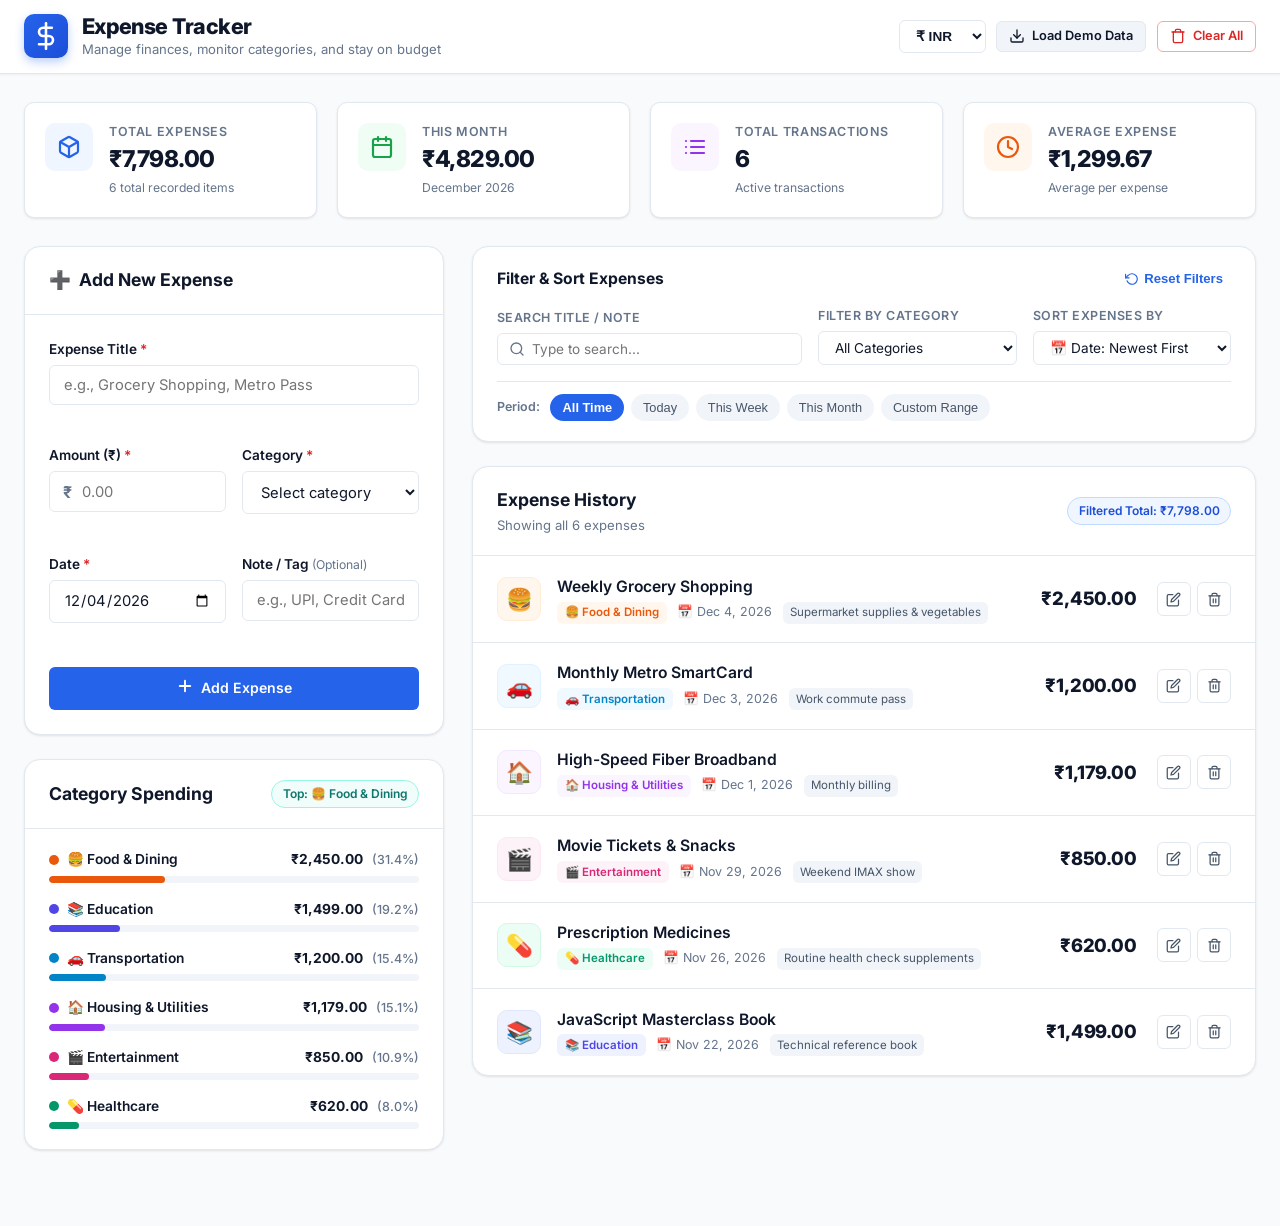
<file: index.html>
<!DOCTYPE html>
<html lang="en">
<head>
  <meta charset="UTF-8">
  <meta name="viewport" content="width=device-width, initial-scale=1.0">
  <meta name="description" content="Interactive Expense Tracker - A comprehensive, responsive web application for managing personal finances, tracking expenses, filtering records, and visualizing category spending summaries.">
  <title>Interactive Expense Tracker | Personal Finance Dashboard</title>
  
  <!-- Google Fonts: Inter -->
  <link rel="preconnect" href="https://fonts.googleapis.com">
  <link rel="preconnect" href="https://fonts.gstatic.com" crossorigin>
  <link href="https://fonts.googleapis.com/css2?family=Inter:wght@400;500;600;700;800&display=swap" rel="stylesheet">
  
  <!-- Main Stylesheet -->
  <link rel="stylesheet" href="styles.css">
</head>
<body>
  <!-- Skip link for keyboard accessibility -->
  <a href="#main-content" class="skip-link">Skip to main content</a>

  <!-- App Header -->
  <header class="app-header" role="banner">
    <div class="header-container">
      <div class="brand-group">
        <div class="brand-icon" aria-hidden="true">
          <svg width="28" height="28" viewBox="0 0 24 24" fill="none" stroke="currentColor" stroke-width="2.2" stroke-linecap="round" stroke-linejoin="round">
            <line x1="12" y1="1" x2="12" y2="23"></line>
            <path d="M17 5H9.5a3.5 3.5 0 0 0 0 7h5a3.5 3.5 0 0 1 0 7H6"></path>
          </svg>
        </div>
        <div>
          <h1 class="brand-title">Expense Tracker</h1>
          <p class="brand-tagline">Manage finances, monitor categories, and stay on budget</p>
        </div>
      </div>

      <div class="header-actions">
        <div class="currency-selector-wrap" title="Change display currency">
          <label for="currency-select" class="sr-only">Currency</label>
          <select id="currency-select" class="currency-select" aria-label="Select currency">
            <option value="INR" selected>₹ INR</option>
            <option value="USD">$ USD</option>
            <option value="EUR">€ EUR</option>
            <option value="GBP">£ GBP</option>
          </select>
        </div>
        <button id="btn-load-sample" class="btn btn-secondary btn-sm" type="button" title="Load sample dataset for demonstration">
          <svg width="16" height="16" viewBox="0 0 24 24" fill="none" stroke="currentColor" stroke-width="2" stroke-linecap="round" stroke-linejoin="round"><path d="M21 15v4a2 2 0 0 1-2 2H5a2 2 0 0 1-2-2v-4"></path><polyline points="7 10 12 15 17 10"></polyline><line x1="12" y1="15" x2="12" y2="3"></line></svg>
          Load Demo Data
        </button>
        <button id="btn-clear-all" class="btn btn-outline-danger btn-sm" type="button" title="Remove all recorded expenses">
          <svg width="16" height="16" viewBox="0 0 24 24" fill="none" stroke="currentColor" stroke-width="2" stroke-linecap="round" stroke-linejoin="round"><polyline points="3 6 5 6 21 6"></polyline><path d="M19 6v14a2 2 0 0 1-2 2H7a2 2 0 0 1-2-2V6m3 0V4a2 2 0 0 1 2-2h4a2 2 0 0 1 2 2v2"></path></svg>
          Clear All
        </button>
      </div>
    </div>
  </header>

  <!-- Main Content Layout -->
  <main id="main-content" class="main-layout" role="main">
    
    <!-- Top Summary Dashboard Cards -->
    <section class="dashboard-metrics" aria-label="Financial Summary Cards">
      <div class="metric-card card-total">
        <div class="metric-icon total-icon" aria-hidden="true">
          <svg width="24" height="24" viewBox="0 0 24 24" fill="none" stroke="currentColor" stroke-width="2.2" stroke-linecap="round" stroke-linejoin="round"><path d="M21 16V8a2 2 0 0 0-1-1.73l-7-4a2 2 0 0 0-2 0l-7 4A2 2 0 0 0 3 8v8a2 2 0 0 0 1 1.73l7 4a2 2 0 0 0 2 0l7-4A2 2 0 0 0 21 16z"></path><polyline points="3.27 6.96 12 12.01 20.73 6.96"></polyline><line x1="12" y1="22.08" x2="12" y2="12"></line></svg>
        </div>
        <div class="metric-content">
          <span class="metric-label">Total Expenses</span>
          <span id="metric-total-amount" class="metric-value">₹0.00</span>
          <span id="metric-total-sub" class="metric-subtext">Across all records</span>
        </div>
      </div>

      <div class="metric-card card-month">
        <div class="metric-icon month-icon" aria-hidden="true">
          <svg width="24" height="24" viewBox="0 0 24 24" fill="none" stroke="currentColor" stroke-width="2.2" stroke-linecap="round" stroke-linejoin="round"><rect x="3" y="4" width="18" height="18" rx="2" ry="2"></rect><line x1="16" y1="2" x2="16" y2="6"></line><line x1="8" y1="2" x2="8" y2="6"></line><line x1="3" y1="10" x2="21" y2="10"></line></svg>
        </div>
        <div class="metric-content">
          <span class="metric-label">This Month</span>
          <span id="metric-month-amount" class="metric-value">₹0.00</span>
          <span id="metric-month-sub" class="metric-subtext">Current month spending</span>
        </div>
      </div>

      <div class="metric-card card-count">
        <div class="metric-icon count-icon" aria-hidden="true">
          <svg width="24" height="24" viewBox="0 0 24 24" fill="none" stroke="currentColor" stroke-width="2.2" stroke-linecap="round" stroke-linejoin="round"><line x1="8" y1="6" x2="21" y2="6"></line><line x1="8" y1="12" x2="21" y2="12"></line><line x1="8" y1="18" x2="21" y2="18"></line><line x1="3" y1="6" x2="3.01" y2="6"></line><line x1="3" y1="12" x2="3.01" y2="12"></line><line x1="3" y1="18" x2="3.01" y2="18"></line></svg>
        </div>
        <div class="metric-content">
          <span class="metric-label">Total Transactions</span>
          <span id="metric-total-count" class="metric-value">0</span>
          <span id="metric-count-sub" class="metric-subtext">0 active entries</span>
        </div>
      </div>

      <div class="metric-card card-avg">
        <div class="metric-icon avg-icon" aria-hidden="true">
          <svg width="24" height="24" viewBox="0 0 24 24" fill="none" stroke="currentColor" stroke-width="2.2" stroke-linecap="round" stroke-linejoin="round"><circle cx="12" cy="12" r="10"></circle><polyline points="12 6 12 12 16 14"></polyline></svg>
        </div>
        <div class="metric-content">
          <span class="metric-label">Average Expense</span>
          <span id="metric-avg-amount" class="metric-value">₹0.00</span>
          <span id="metric-avg-sub" class="metric-subtext">Per transaction</span>
        </div>
      </div>
    </section>

    <!-- Main Two-Column Grid -->
    <div class="content-grid">

      <!-- LEFT COLUMN: Form + Category Breakdown -->
      <div class="grid-sidebar">
        
        <!-- Expense Form Card -->
        <section class="card form-card" aria-labelledby="form-heading">
          <div class="card-header">
            <h2 id="form-heading" class="card-title">
              <span id="form-mode-icon" aria-hidden="true">➕</span>
              <span id="form-mode-title">Add New Expense</span>
            </h2>
            <span id="edit-indicator-badge" class="badge badge-warning" hidden>Editing Mode</span>
          </div>

          <form id="expense-form" class="expense-form" novalidate>
            <!-- Hidden Input for Editing Expense ID -->
            <input type="hidden" id="expense-id" name="expenseId" value="">

            <!-- Title Field -->
            <div class="form-group">
              <label for="expense-title" class="form-label">
                Expense Title <span class="required" aria-hidden="true">*</span>
              </label>
              <div class="input-wrapper">
                <input 
                  type="text" 
                  id="expense-title" 
                  name="title" 
                  class="form-control" 
                  placeholder="e.g., Grocery Shopping, Metro Pass" 
                  required 
                  maxlength="80"
                  autocomplete="off"
                  aria-describedby="title-error"
                >
              </div>
              <div id="title-error" class="error-feedback" role="alert" aria-live="polite"></div>
            </div>

            <!-- Amount & Category Row -->
            <div class="form-row">
              <!-- Amount Field -->
              <div class="form-group flex-1">
                <label for="expense-amount" class="form-label">
                  Amount (<span class="currency-symbol">₹</span>) <span class="required" aria-hidden="true">*</span>
                </label>
                <div class="input-wrapper amount-wrapper">
                  <span class="input-prefix currency-symbol" aria-hidden="true">₹</span>
                  <input 
                    type="number" 
                    id="expense-amount" 
                    name="amount" 
                    class="form-control" 
                    placeholder="0.00" 
                    step="0.01" 
                    min="0.01"
                    max="10000000"
                    required
                    aria-describedby="amount-error"
                  >
                </div>
                <div id="amount-error" class="error-feedback" role="alert" aria-live="polite"></div>
              </div>

              <!-- Category Field -->
              <div class="form-group flex-1">
                <label for="expense-category" class="form-label">
                  Category <span class="required" aria-hidden="true">*</span>
                </label>
                <div class="input-wrapper">
                  <select id="expense-category" name="category" class="form-control form-select" required aria-describedby="category-error">
                    <option value="" disabled selected>Select category</option>
                    <option value="Food & Dining">🍔 Food & Dining</option>
                    <option value="Transportation">🚗 Transportation</option>
                    <option value="Housing & Utilities">🏠 Housing & Utilities</option>
                    <option value="Entertainment">🎬 Entertainment</option>
                    <option value="Healthcare">💊 Healthcare</option>
                    <option value="Education">📚 Education</option>
                    <option value="Shopping">🛍️ Shopping</option>
                    <option value="Personal Care">✨ Personal Care</option>
                    <option value="Travel">✈️ Travel</option>
                    <option value="Miscellaneous">📦 Miscellaneous</option>
                  </select>
                </div>
                <div id="category-error" class="error-feedback" role="alert" aria-live="polite"></div>
              </div>
            </div>

            <!-- Date & Optional Notes Row -->
            <div class="form-row">
              <!-- Date Field -->
              <div class="form-group flex-1">
                <label for="expense-date" class="form-label">
                  Date <span class="required" aria-hidden="true">*</span>
                </label>
                <div class="input-wrapper">
                  <input 
                    type="date" 
                    id="expense-date" 
                    name="date" 
                    class="form-control" 
                    required 
                    aria-describedby="date-error"
                  >
                </div>
                <div id="date-error" class="error-feedback" role="alert" aria-live="polite"></div>
              </div>

              <!-- Optional Payment Method / Note -->
              <div class="form-group flex-1">
                <label for="expense-notes" class="form-label">
                  Note / Tag <span class="optional-text">(Optional)</span>
                </label>
                <div class="input-wrapper">
                  <input 
                    type="text" 
                    id="expense-notes" 
                    name="notes" 
                    class="form-control" 
                    placeholder="e.g., UPI, Credit Card, Cash"
                    maxlength="50"
                  >
                </div>
              </div>
            </div>

            <!-- Form Action Buttons -->
            <div class="form-actions">
              <button type="submit" id="btn-submit-expense" class="btn btn-primary btn-block">
                <span class="btn-icon" aria-hidden="true">
                  <svg width="18" height="18" viewBox="0 0 24 24" fill="none" stroke="currentColor" stroke-width="2.5" stroke-linecap="round" stroke-linejoin="round"><line x1="12" y1="5" x2="12" y2="19"></line><line x1="5" y1="12" x2="19" y2="12"></line></svg>
                </span>
                <span id="btn-submit-text">Add Expense</span>
              </button>

              <button type="button" id="btn-cancel-edit" class="btn btn-secondary btn-block" hidden>
                Cancel Edit
              </button>
            </div>
          </form>
        </section>

        <!-- Category Breakdown Card -->
        <section class="card breakdown-card" aria-labelledby="breakdown-heading">
          <div class="card-header">
            <h2 id="breakdown-heading" class="card-title">Category Spending</h2>
            <span id="top-category-pill" class="badge badge-info" title="Top Spending Category">Top: None</span>
          </div>

          <div id="category-breakdown-container" class="category-breakdown-container">
            <!-- Dynamic Category List generated by app.js -->
            <div class="empty-breakdown">No expense data to analyze yet.</div>
          </div>
        </section>

      </div>

      <!-- RIGHT COLUMN: Filters, Search & Expense List -->
      <div class="grid-main">
        
        <!-- Controls & Filters Section -->
        <section class="card controls-card" aria-label="Filters and Search Controls">
          <div class="controls-header">
            <h2 class="card-title text-base">Filter & Sort Expenses</h2>
            <button id="btn-reset-filters" class="btn-text-action" type="button" title="Reset all search queries, categories, and date filters">
              <svg width="14" height="14" viewBox="0 0 24 24" fill="none" stroke="currentColor" stroke-width="2" stroke-linecap="round" stroke-linejoin="round"><polyline points="1 4 1 10 7 10"></polyline><path d="M3.51 15a9 9 0 1 0 2.13-9.36L1 10"></path></svg>
              Reset Filters
            </button>
          </div>

          <!-- Controls Grid -->
          <div class="filters-grid">
            <!-- Search Input -->
            <div class="filter-item filter-search">
              <label for="filter-search-input" class="filter-label">Search Title / Note</label>
              <div class="search-input-wrap">
                <svg class="search-icon" width="16" height="16" viewBox="0 0 24 24" fill="none" stroke="currentColor" stroke-width="2" stroke-linecap="round" stroke-linejoin="round"><circle cx="11" cy="11" r="8"></circle><line x1="21" y1="21" x2="16.65" y2="16.65"></line></svg>
                <input 
                  type="text" 
                  id="filter-search-input" 
                  class="form-control form-control-sm" 
                  placeholder="Type to search..."
                  autocomplete="off"
                >
                <button type="button" id="btn-clear-search" class="clear-btn" aria-label="Clear search" hidden>&times;</button>
              </div>
            </div>

            <!-- Category Filter Dropdown -->
            <div class="filter-item">
              <label for="filter-category-select" class="filter-label">Filter by Category</label>
              <select id="filter-category-select" class="form-control form-control-sm form-select">
                <option value="ALL">All Categories</option>
                <option value="Food & Dining">🍔 Food & Dining</option>
                <option value="Transportation">🚗 Transportation</option>
                <option value="Housing & Utilities">🏠 Housing & Utilities</option>
                <option value="Entertainment">🎬 Entertainment</option>
                <option value="Healthcare">💊 Healthcare</option>
                <option value="Education">📚 Education</option>
                <option value="Shopping">🛍️ Shopping</option>
                <option value="Personal Care">✨ Personal Care</option>
                <option value="Travel">✈️ Travel</option>
                <option value="Miscellaneous">📦 Miscellaneous</option>
              </select>
            </div>

            <!-- Sort By Dropdown -->
            <div class="filter-item">
              <label for="sort-select" class="filter-label">Sort Expenses By</label>
              <select id="sort-select" class="form-control form-control-sm form-select">
                <option value="date-desc" selected>📅 Date: Newest First</option>
                <option value="date-asc">📅 Date: Oldest First</option>
                <option value="amount-desc">💰 Amount: Highest First</option>
                <option value="amount-asc">💰 Amount: Lowest First</option>
                <option value="title-asc">🔤 Title: A to Z</option>
                <option value="title-desc">🔤 Title: Z to A</option>
              </select>
            </div>
          </div>

          <!-- Date Filter Row with Quick Presets -->
          <div class="date-filters-panel">
            <div class="date-presets" role="group" aria-label="Quick Date Presets">
              <span class="filter-label-inline">Period:</span>
              <button type="button" class="date-pill active" data-period="all">All Time</button>
              <button type="button" class="date-pill" data-period="today">Today</button>
              <button type="button" class="date-pill" data-period="week">This Week</button>
              <button type="button" class="date-pill" data-period="month">This Month</button>
              <button type="button" class="date-pill" data-period="custom">Custom Range</button>
            </div>

            <div id="custom-date-range" class="custom-date-range" hidden>
              <div class="date-field">
                <label for="filter-date-from" class="sr-only">From Date</label>
                <span class="date-prefix">From:</span>
                <input type="date" id="filter-date-from" class="form-control form-control-sm">
              </div>
              <div class="date-field">
                <label for="filter-date-to" class="sr-only">To Date</label>
                <span class="date-prefix">To:</span>
                <input type="date" id="filter-date-to" class="form-control form-control-sm">
              </div>
            </div>
          </div>
        </section>

        <!-- Expense Listing Card -->
        <section class="card list-card" aria-labelledby="list-heading">
          <div class="list-card-header">
            <div>
              <h2 id="list-heading" class="card-title">Expense History</h2>
              <p id="list-summary-caption" class="list-caption">Showing all recorded expenses</p>
            </div>
            <div class="list-stats">
              <span id="filtered-total-pill" class="badge badge-primary">Filtered Total: ₹0.00</span>
            </div>
          </div>

          <!-- Expense List Container -->
          <div id="expense-list-container" class="expense-list-container" role="region" aria-live="polite">
            <!-- Expenses rendered dynamically via app.js -->
          </div>

          <!-- Empty State (Shown when list is empty) -->
          <div id="empty-state" class="empty-state" hidden>
            <div class="empty-icon" aria-hidden="true">
              <svg width="48" height="48" viewBox="0 0 24 24" fill="none" stroke="currentColor" stroke-width="1.5" stroke-linecap="round" stroke-linejoin="round">
                <rect x="2" y="5" width="20" height="14" rx="2"></rect>
                <line x1="2" y1="10" x2="22" y2="10"></line>
              </svg>
            </div>
            <h3 id="empty-state-title" class="empty-title">No Expenses Found</h3>
            <p id="empty-state-desc" class="empty-desc">You have not added any expenses yet. Fill out the form above to record your first transaction!</p>
            <button id="btn-empty-demo" type="button" class="btn btn-secondary btn-sm">Load Demo Expenses</button>
          </div>
        </section>

      </div>
    </div>
  </main>

  <!-- Delete / Clear Confirmation Modal -->
  <div id="confirm-modal" class="modal-overlay" role="dialog" aria-modal="true" aria-labelledby="modal-title" hidden>
    <div class="modal-card">
      <div class="modal-header">
        <h3 id="modal-title" class="modal-title">Confirm Action</h3>
        <button type="button" id="btn-modal-close" class="modal-close" aria-label="Close dialog">&times;</button>
      </div>
      <div class="modal-body">
        <p id="modal-message" class="modal-text">Are you sure you want to delete this expense record?</p>
      </div>
      <div class="modal-footer">
        <button type="button" id="btn-modal-cancel" class="btn btn-secondary">Cancel</button>
        <button type="button" id="btn-modal-confirm" class="btn btn-danger">Confirm Delete</button>
      </div>
    </div>
  </div>

  <!-- Toast Notification Container -->
  <div id="toast-container" class="toast-container" aria-live="assertive" aria-atomic="true"></div>

  <!-- Application Script -->
  <script src="app.js"></script>
</body>
</html>
</file>
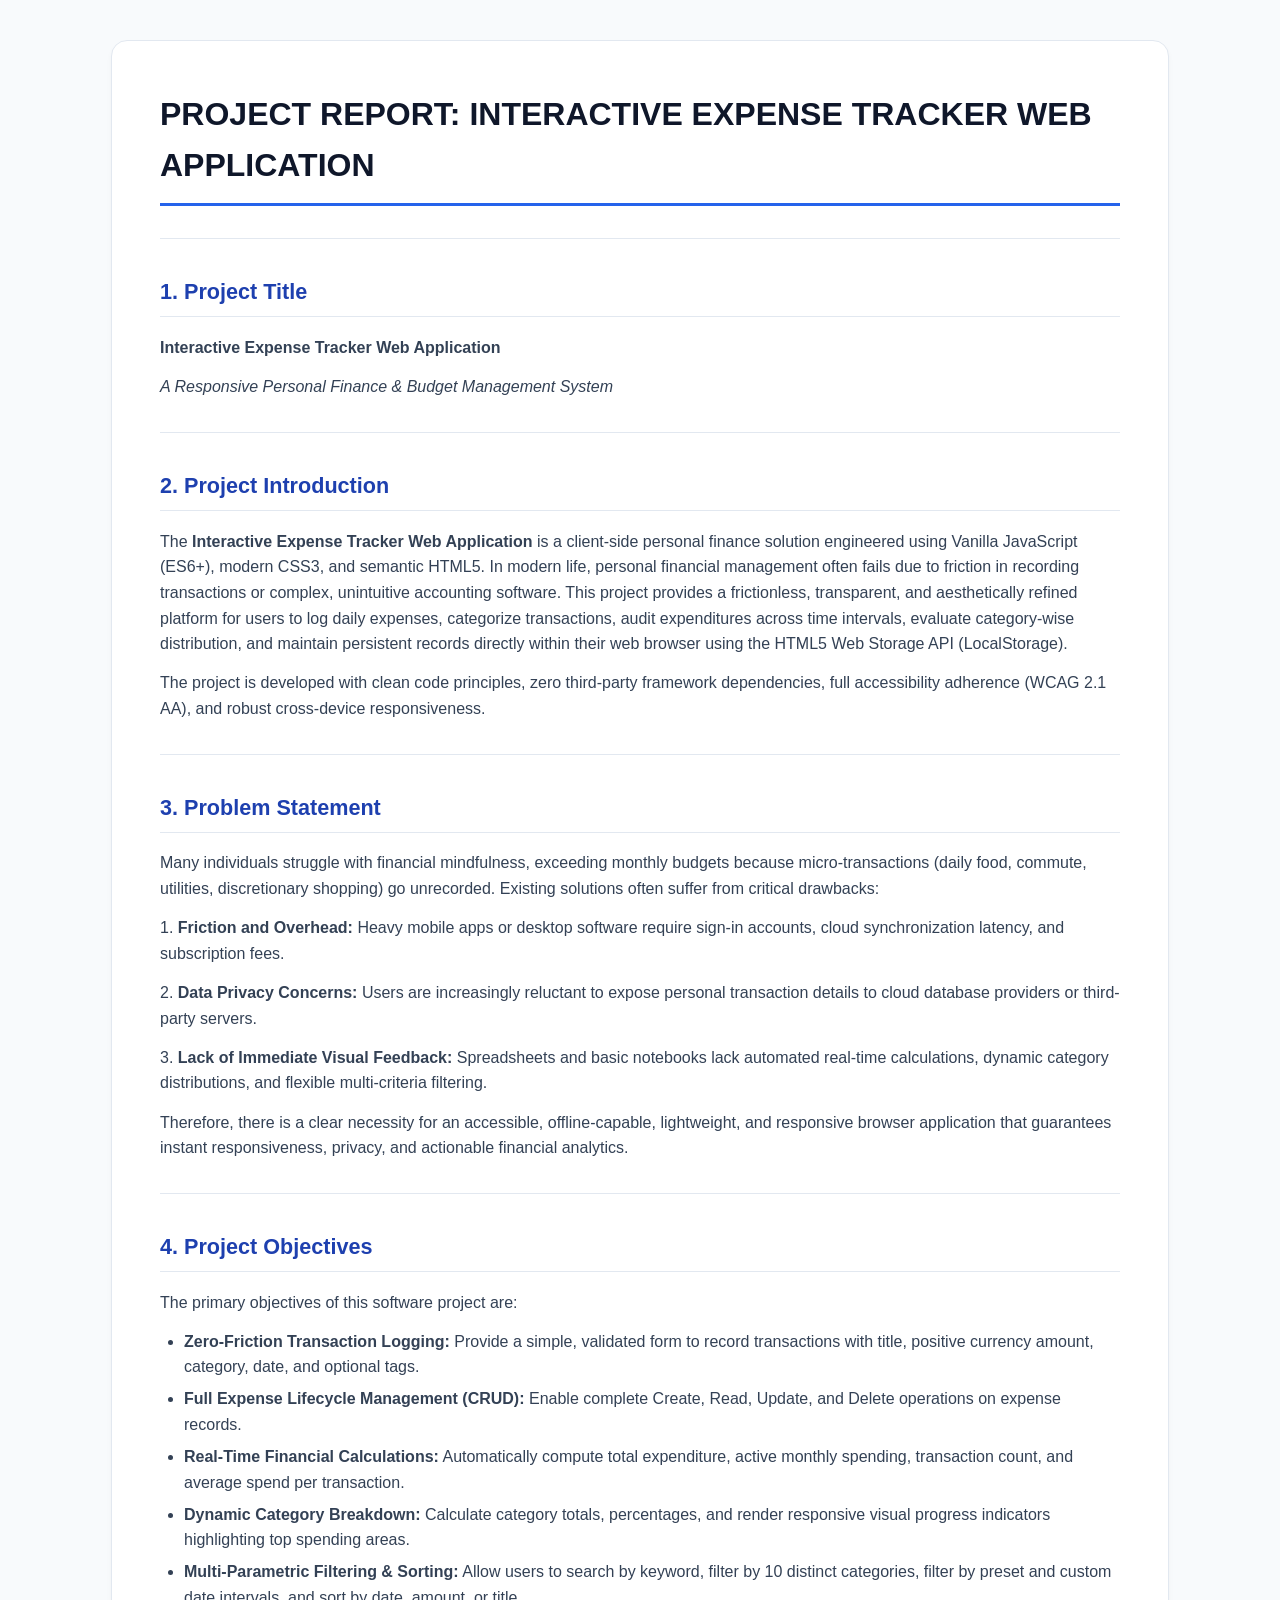
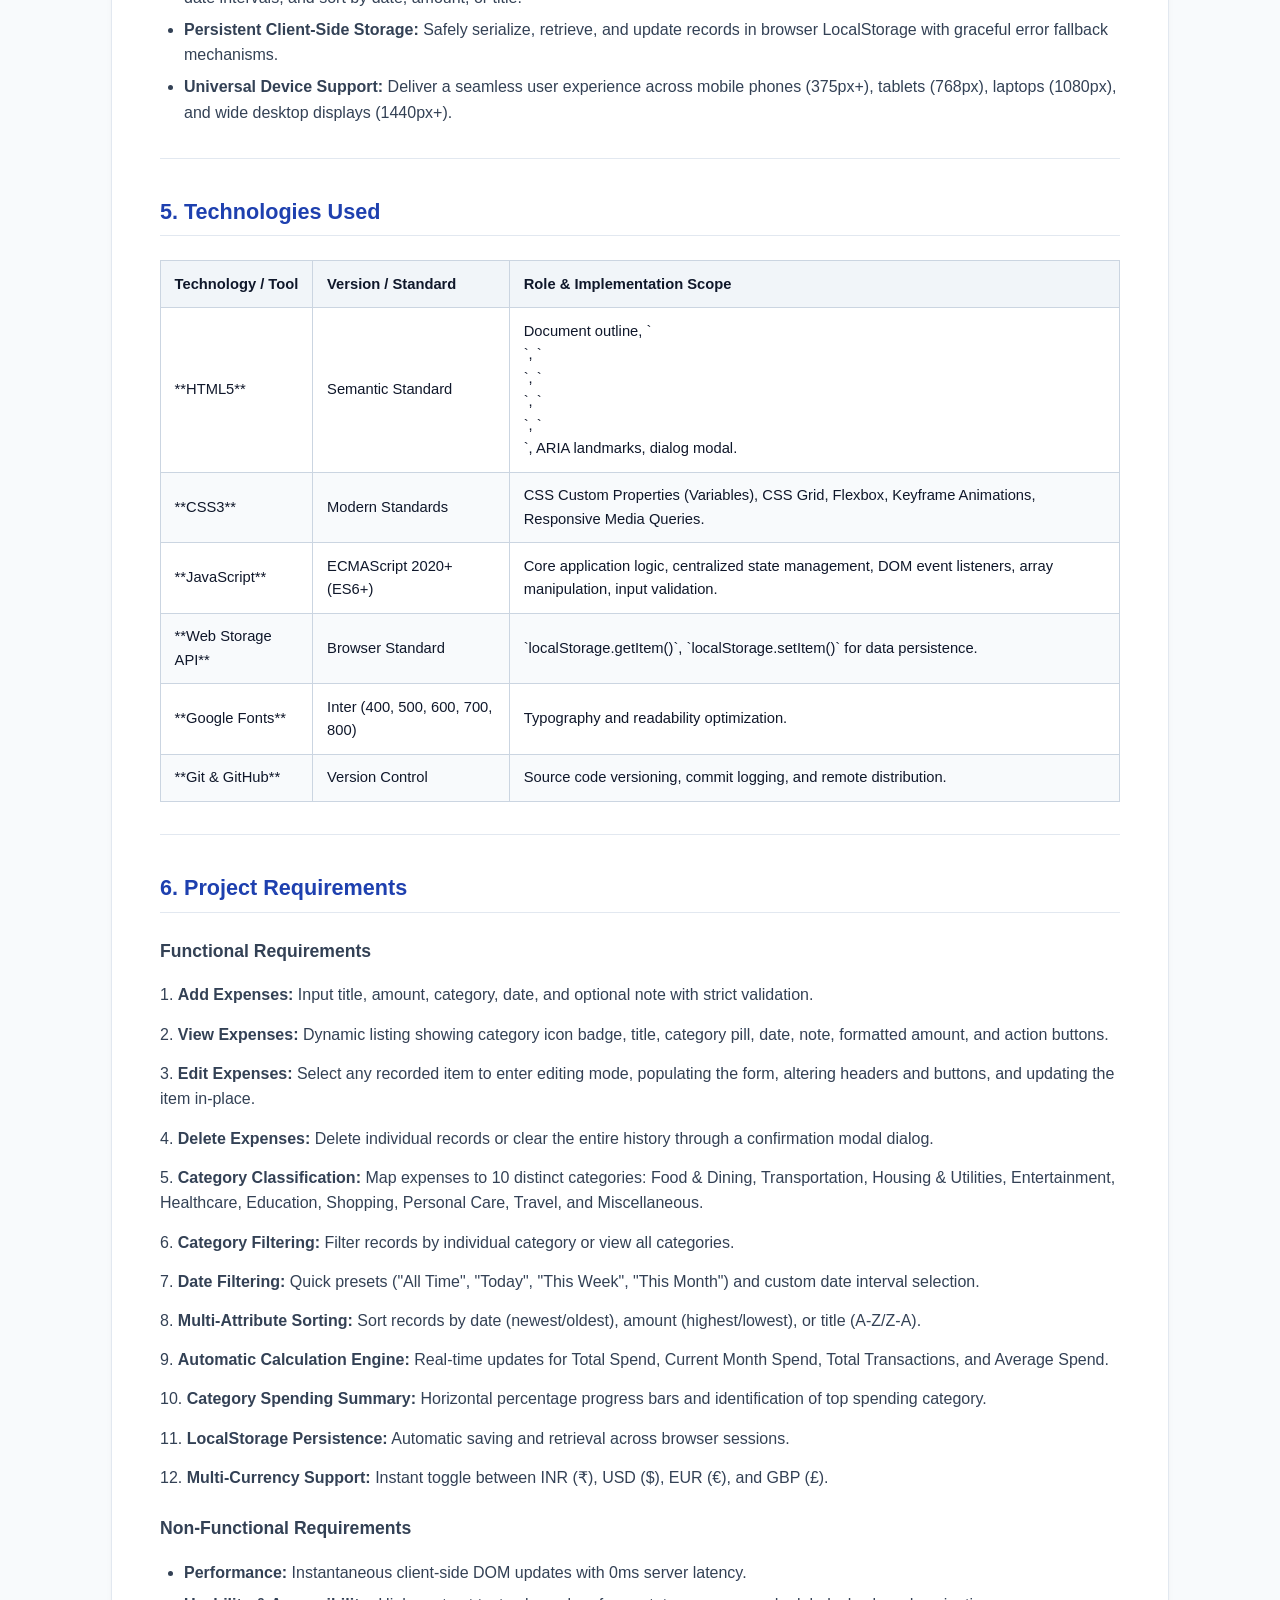
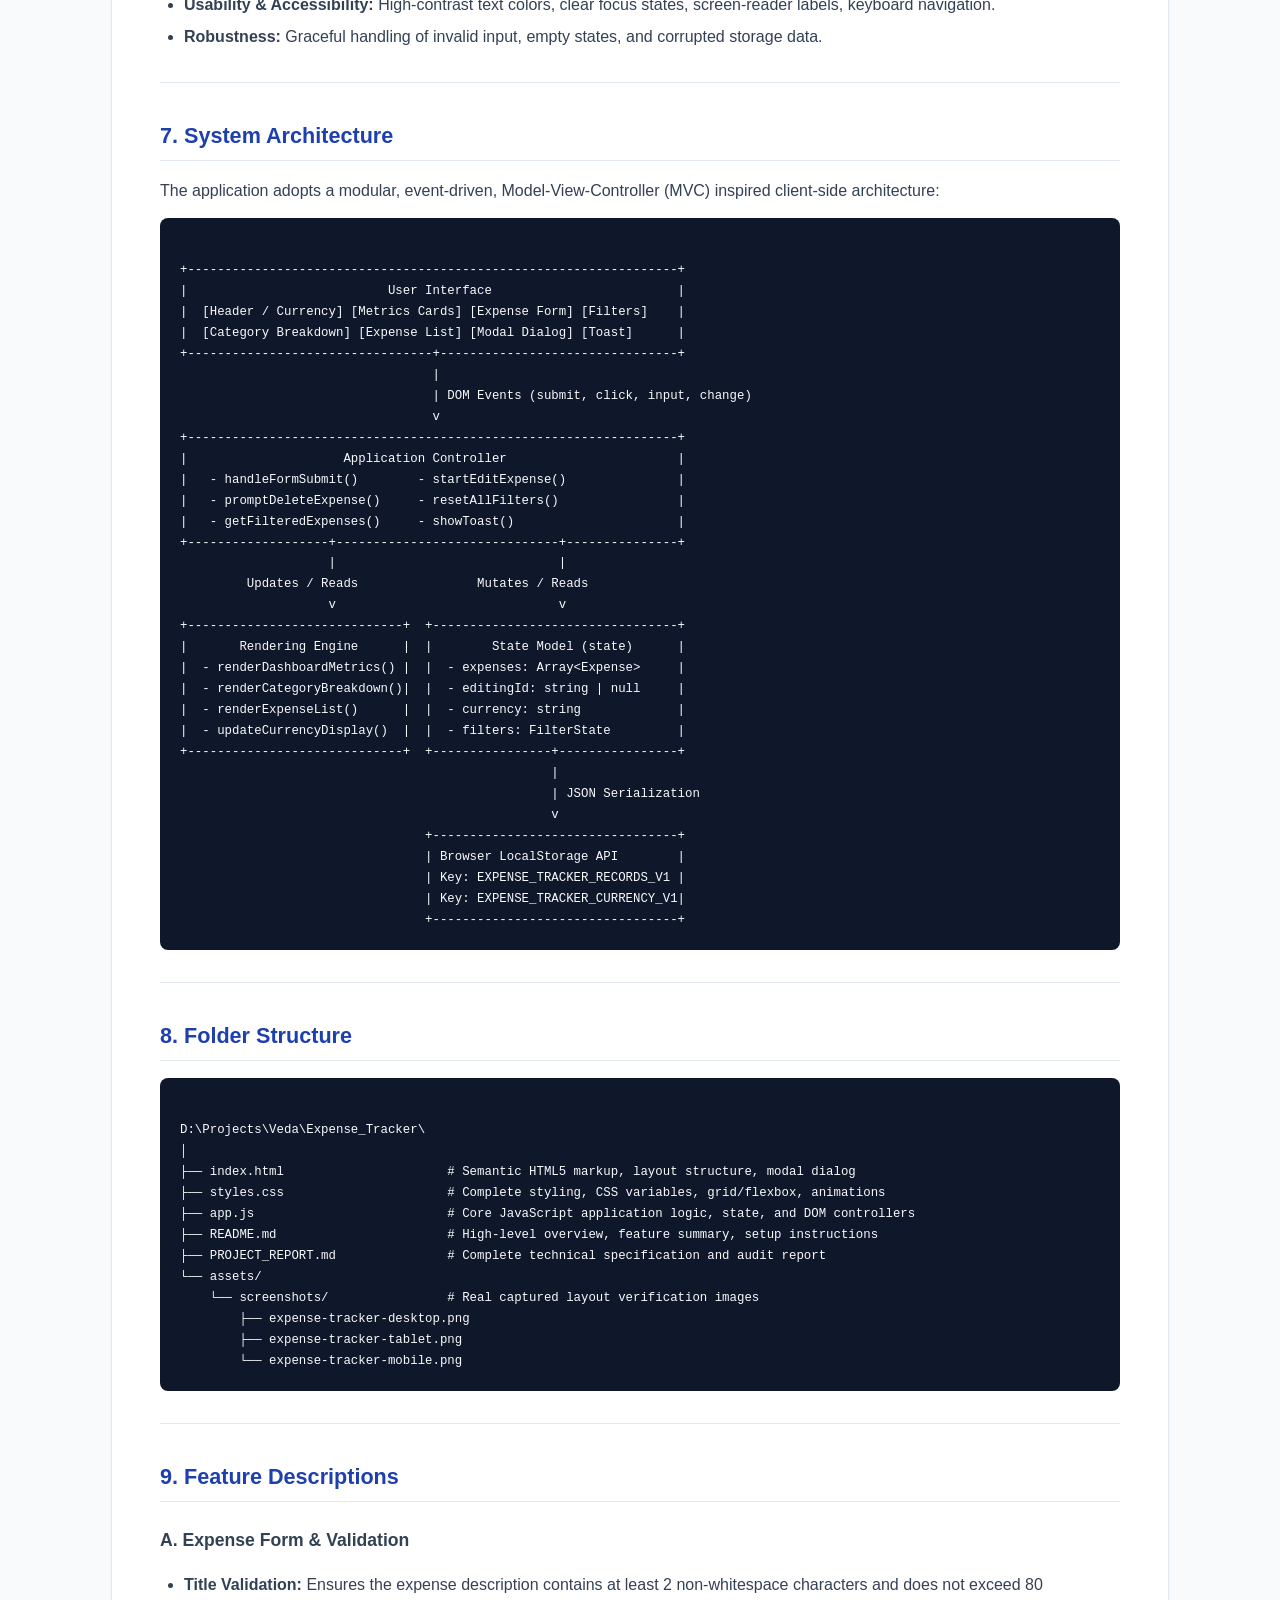
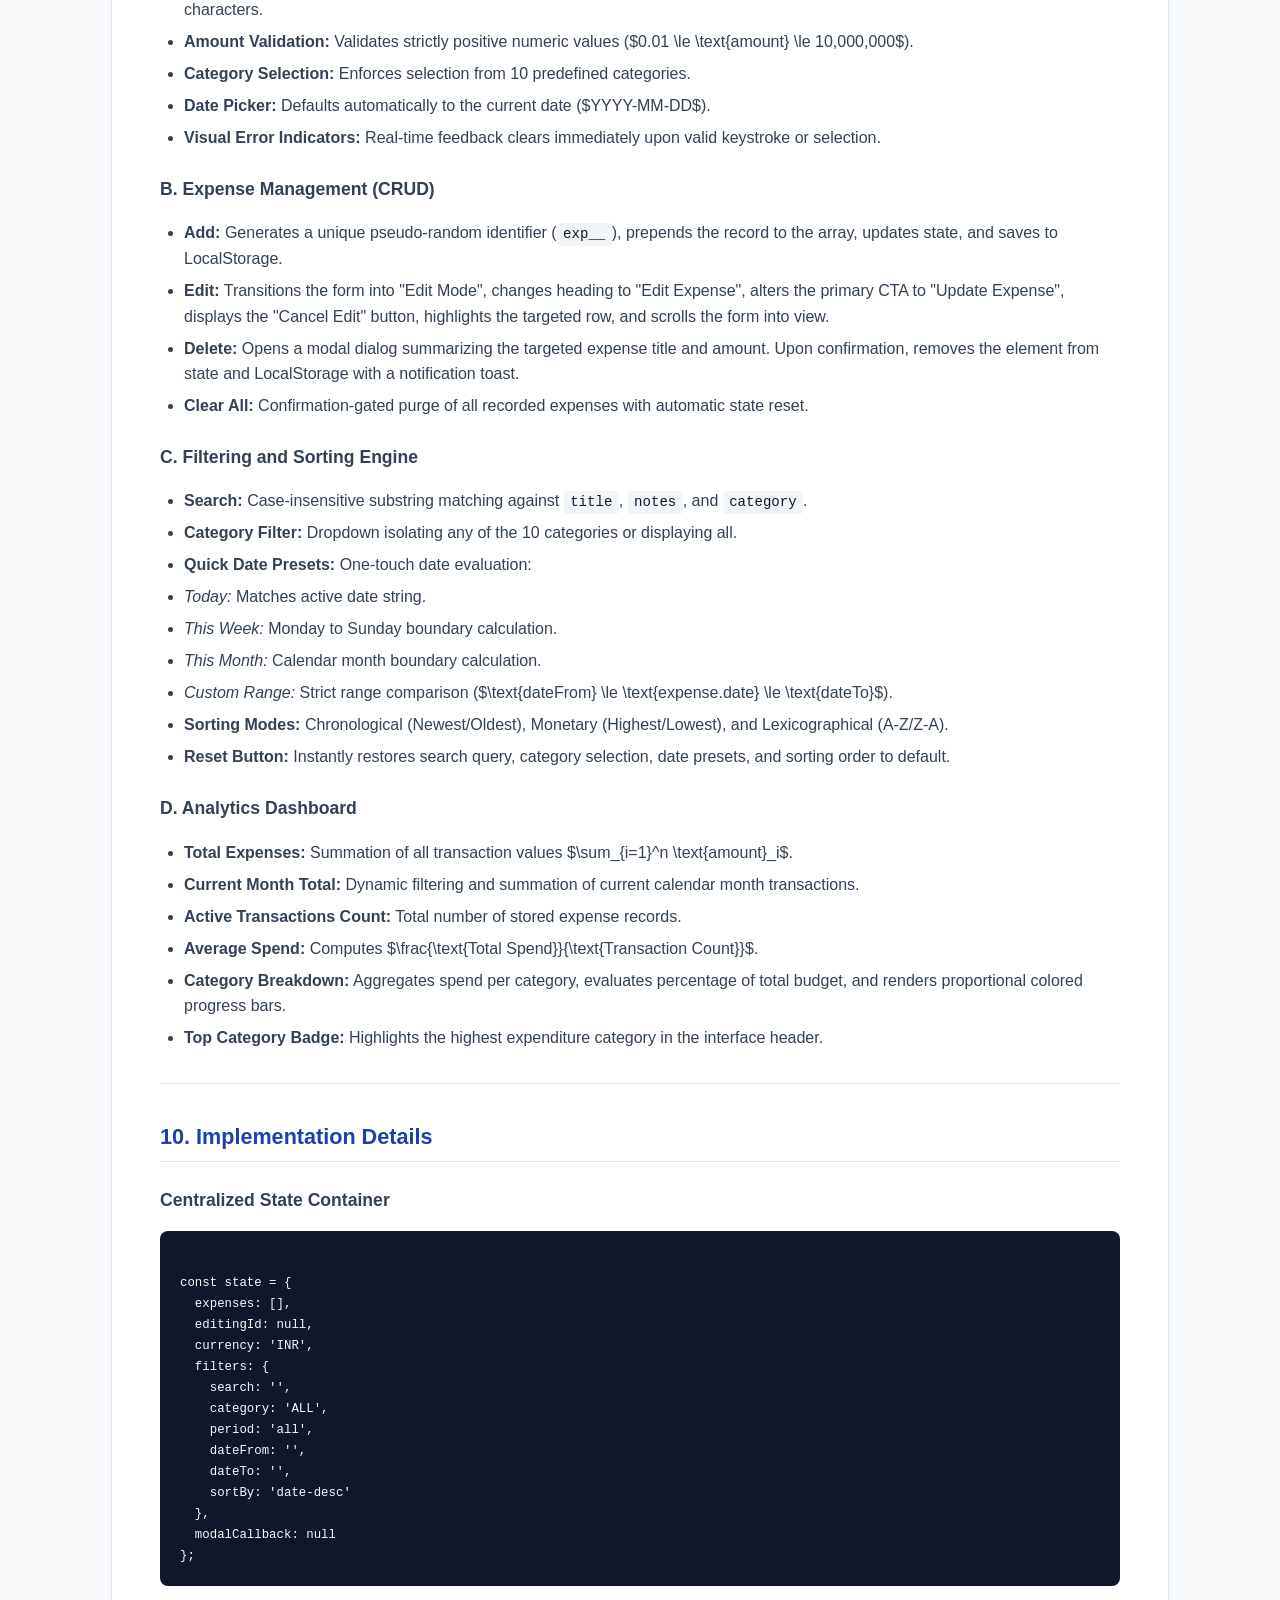
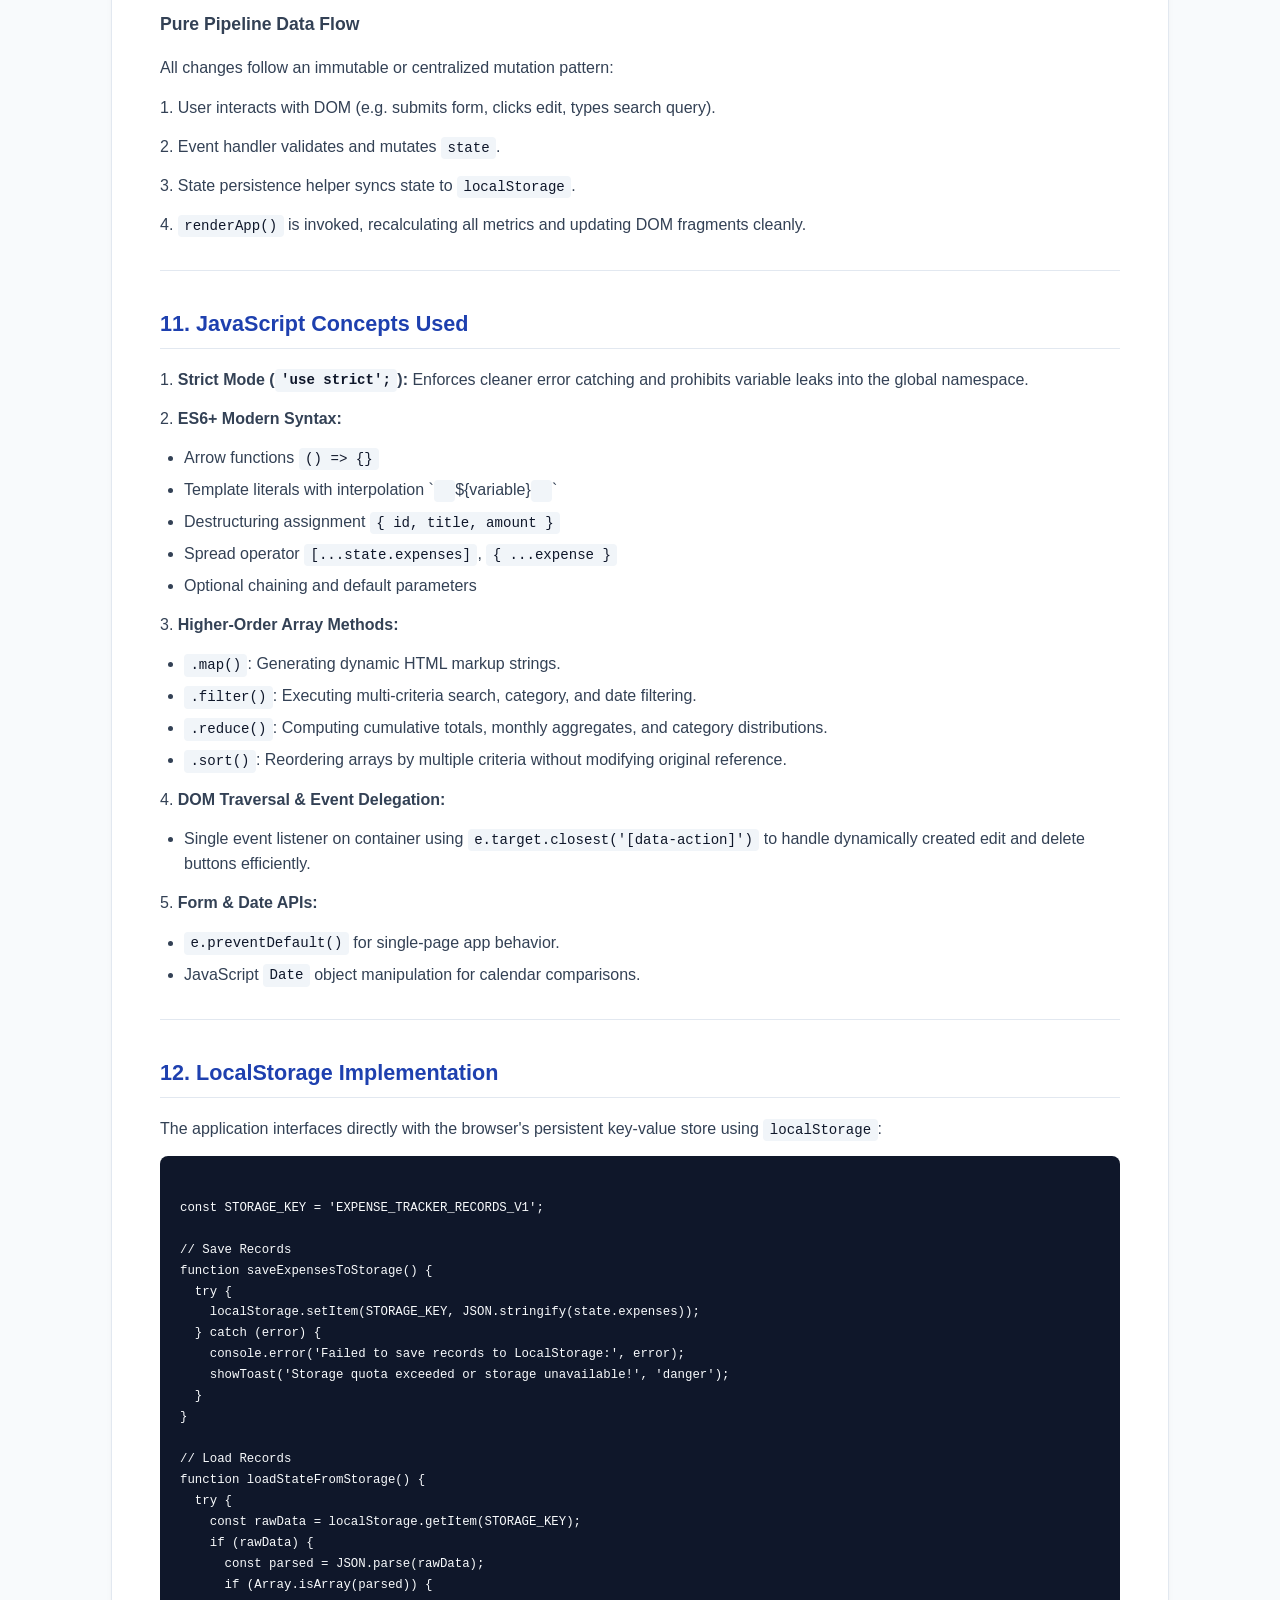
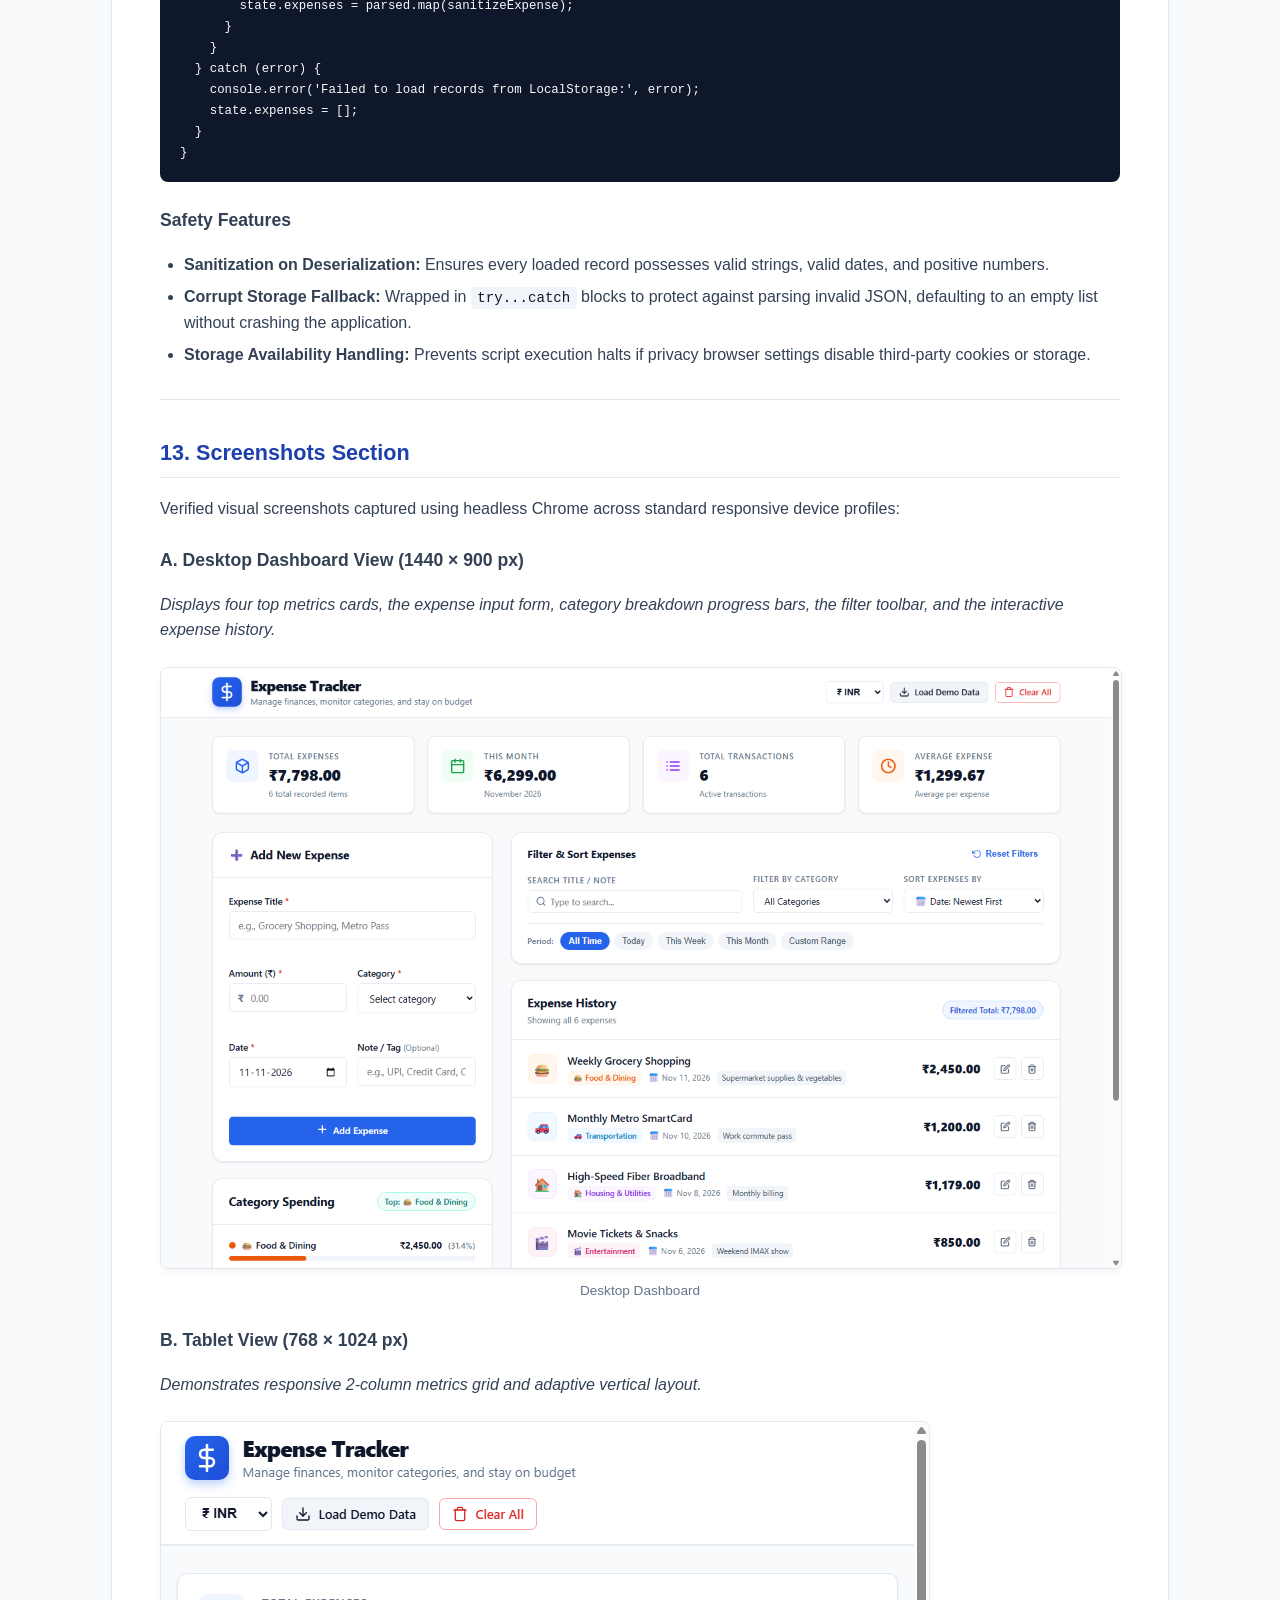
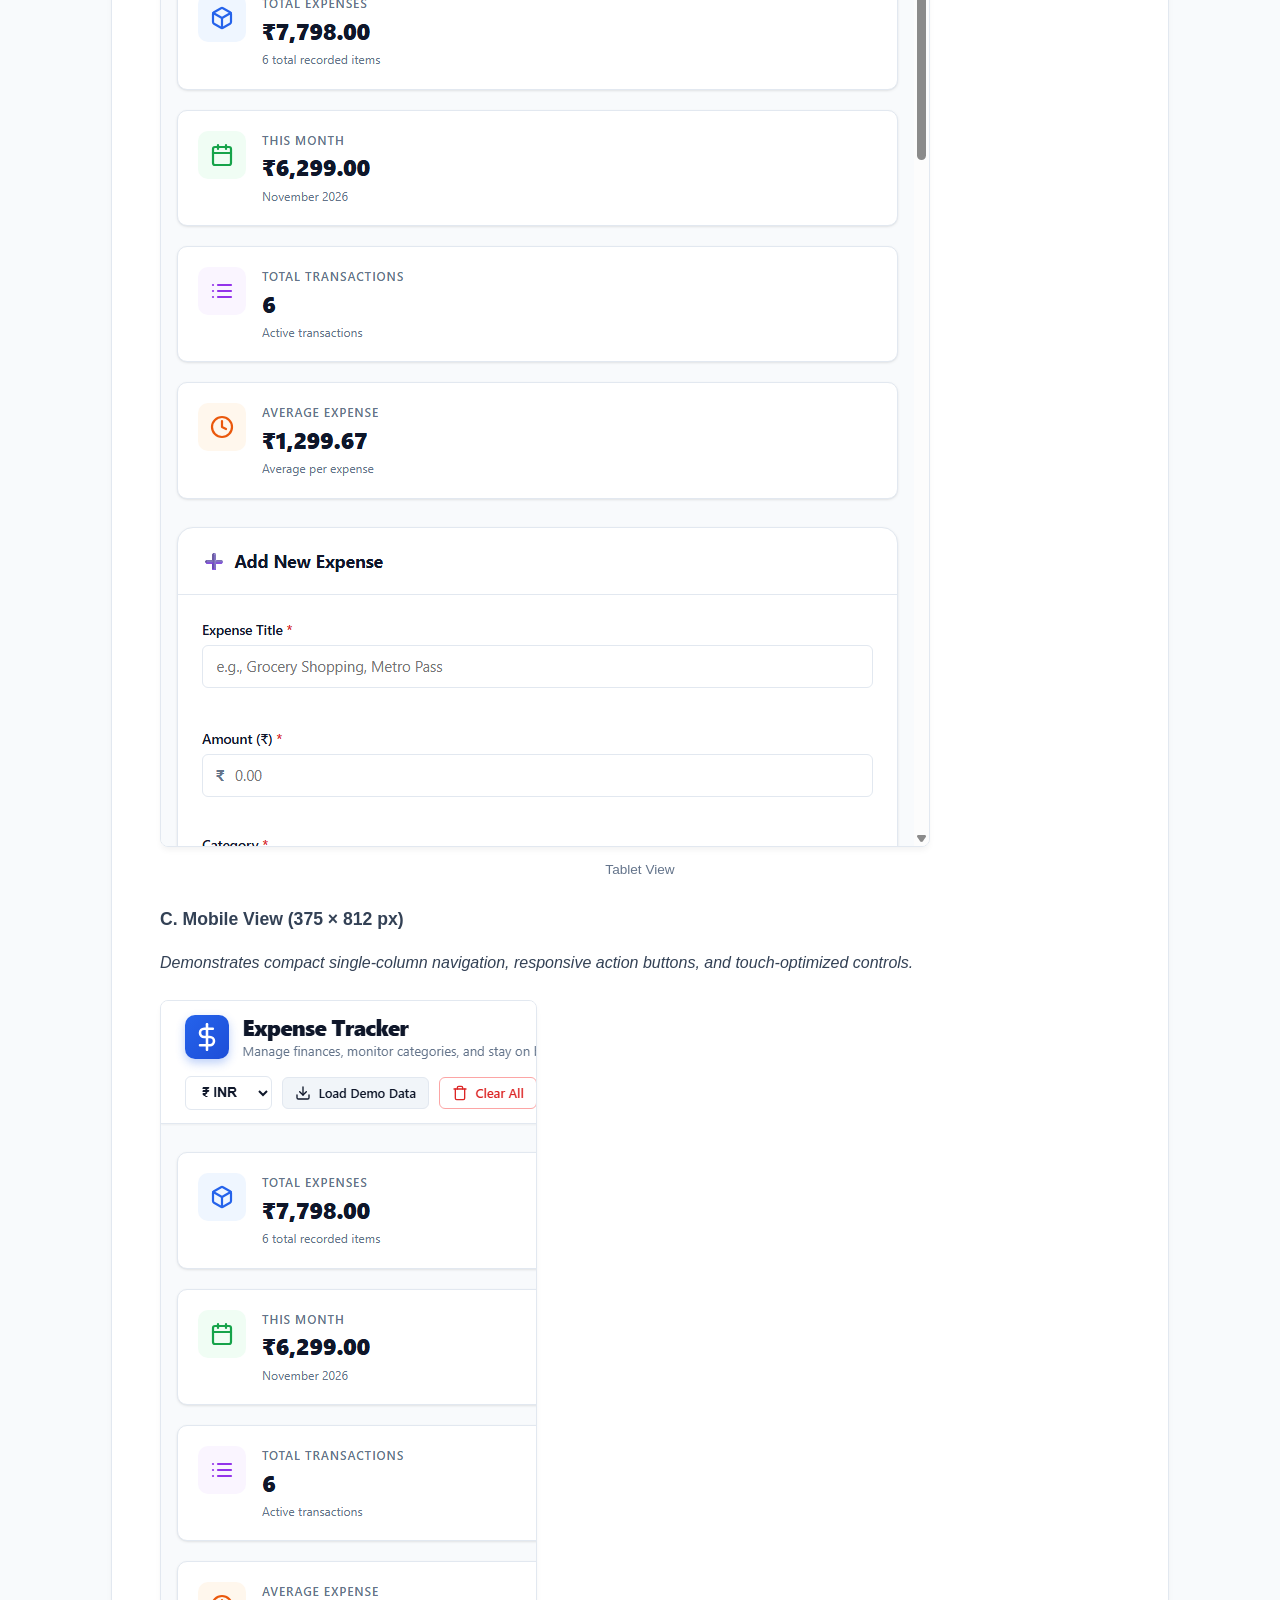
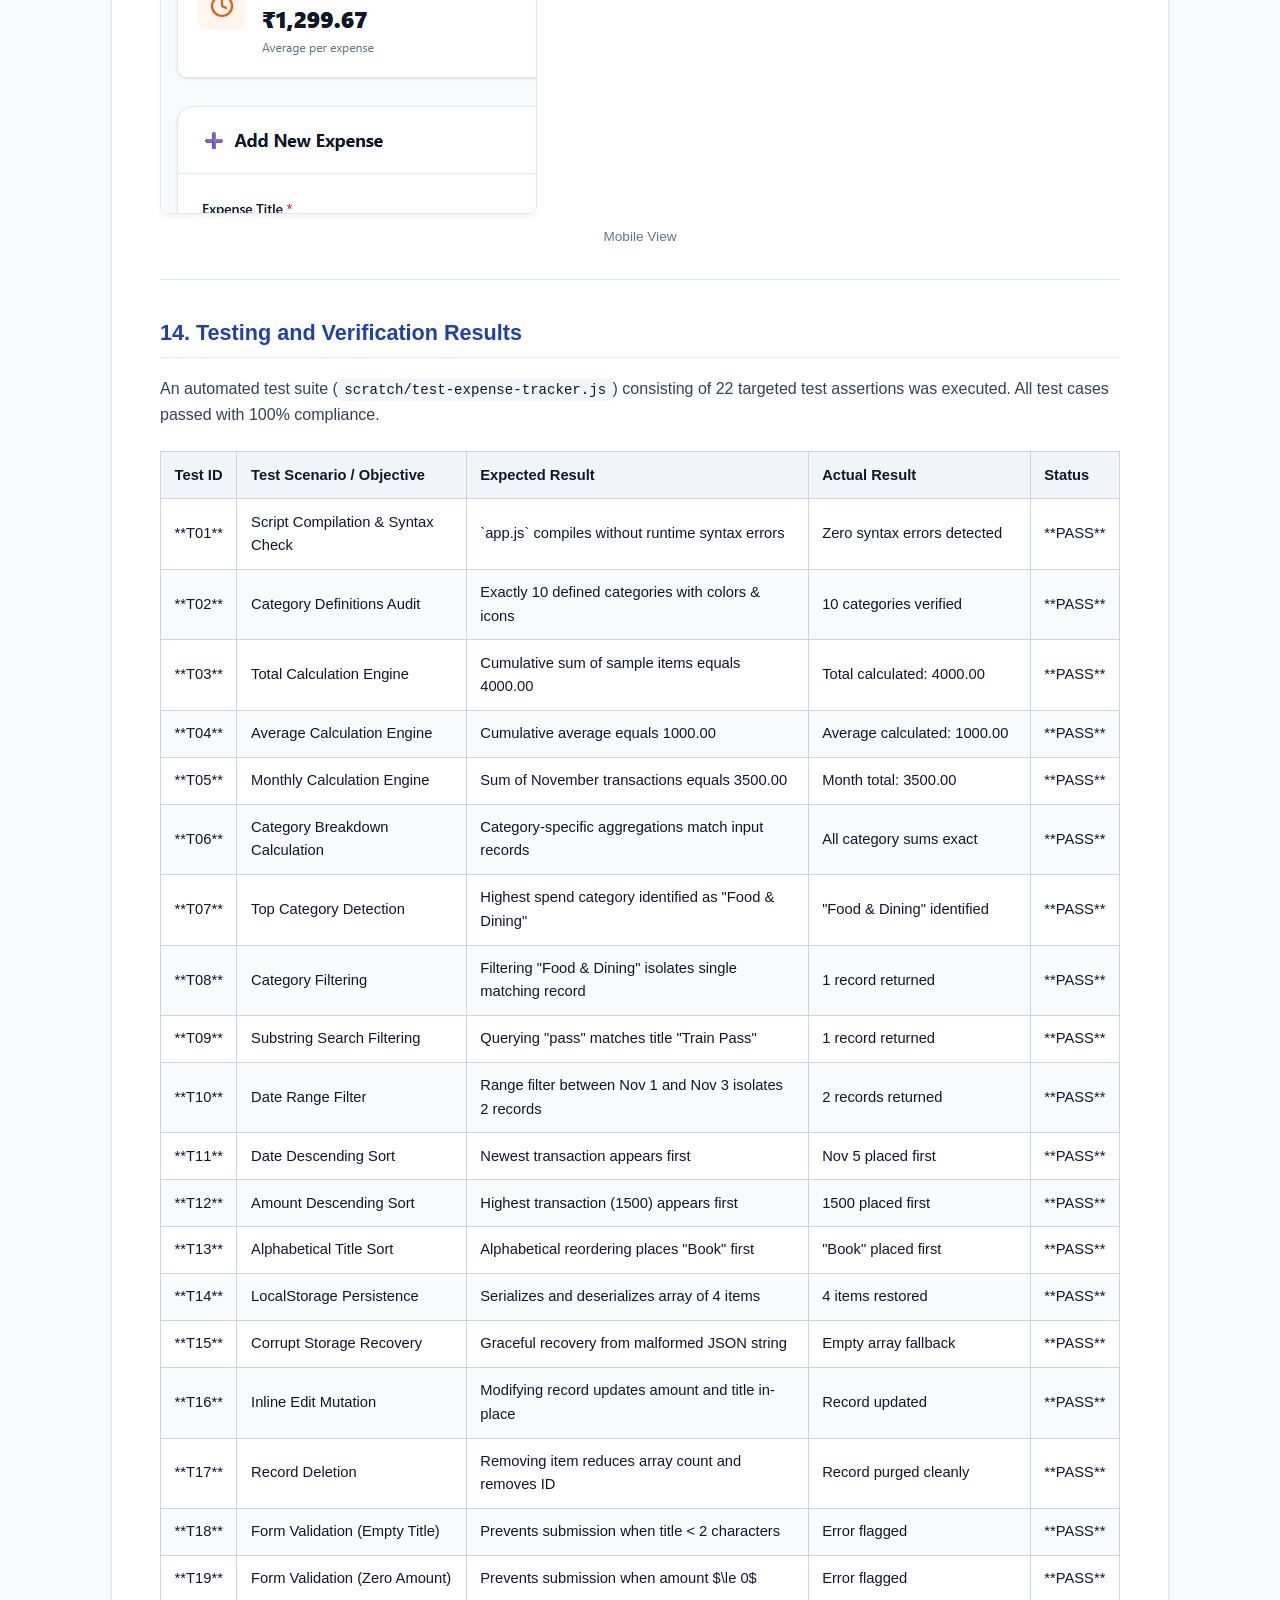
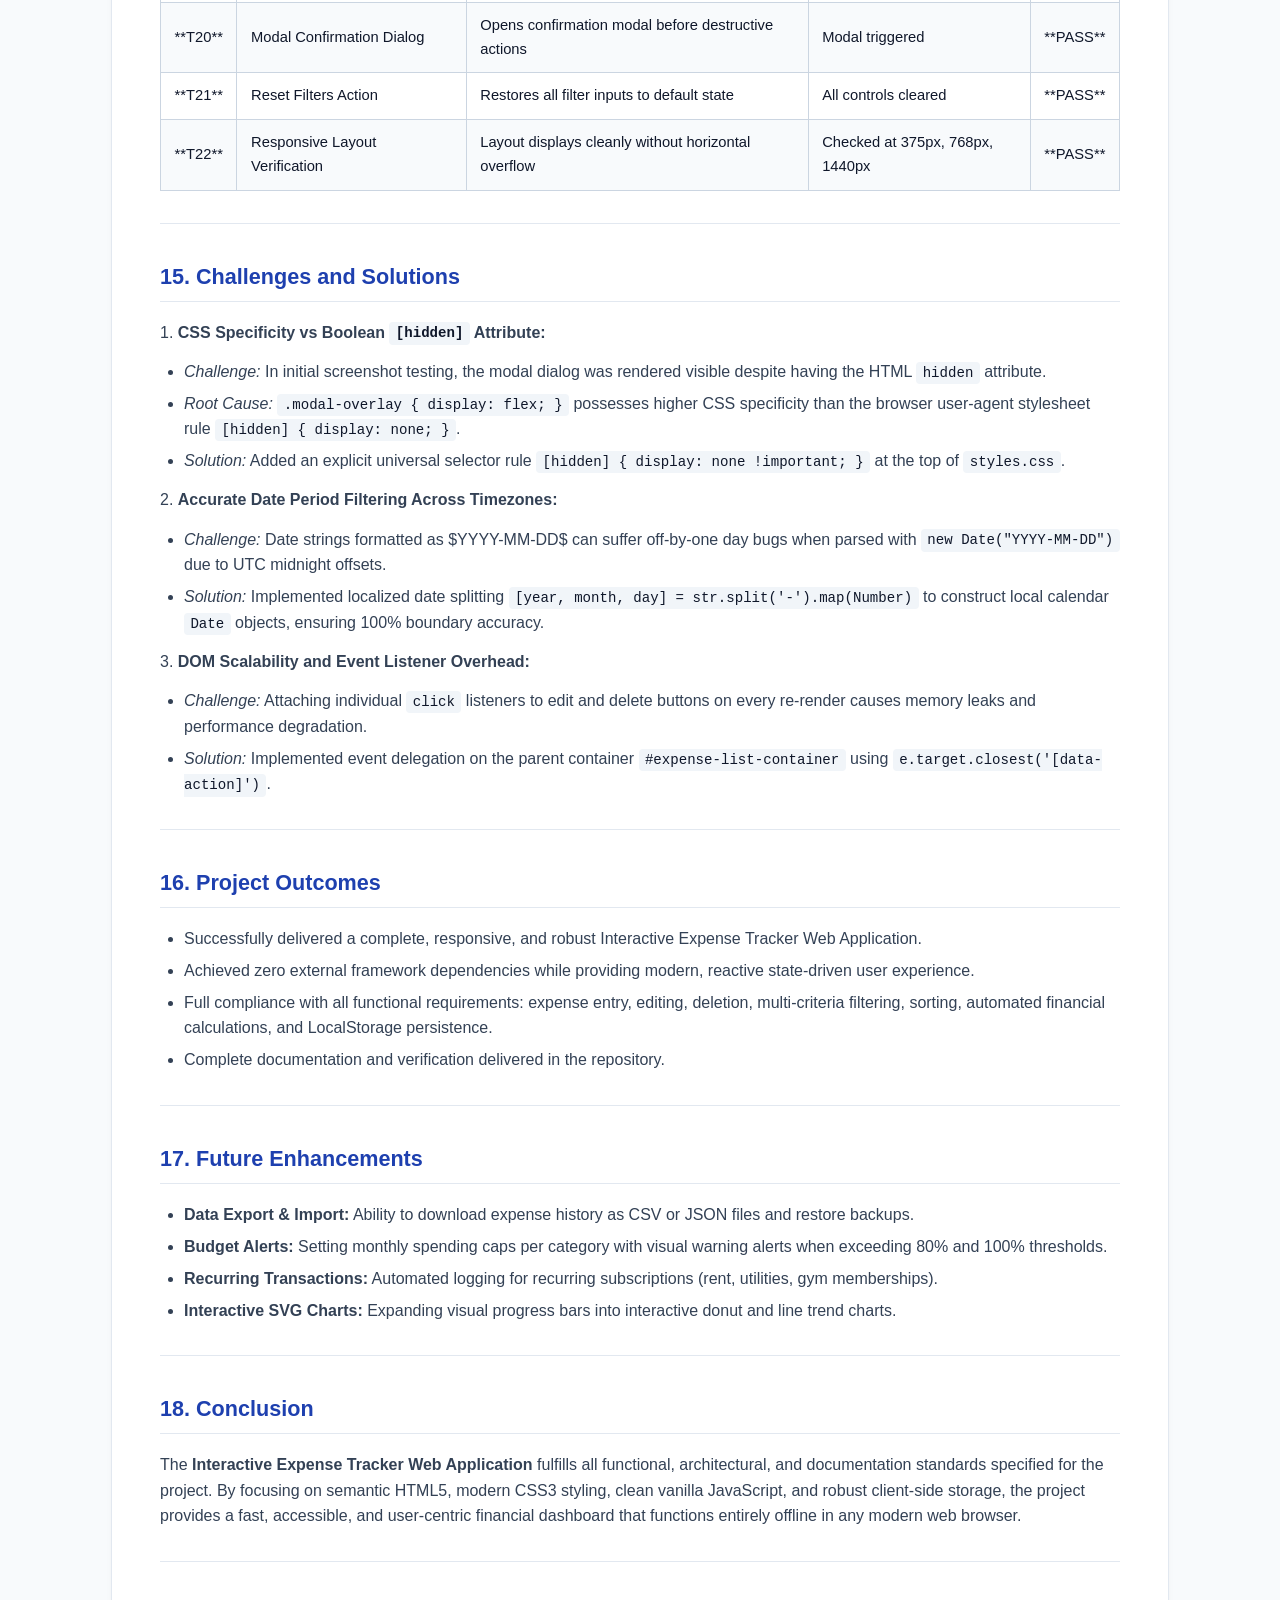
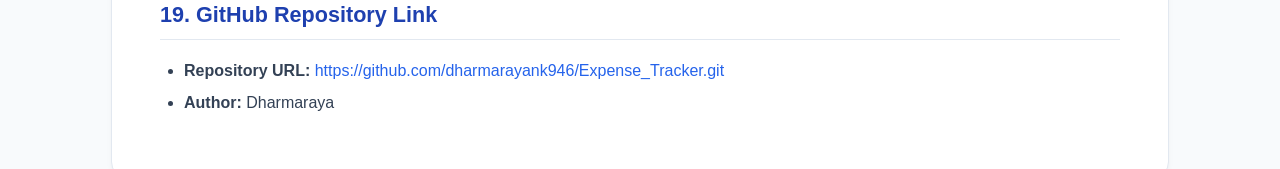
<file: PROJECT_REPORT.html>
<!DOCTYPE html>
<html lang="en">
<head>
  <meta charset="UTF-8">
  <meta name="viewport" content="width=device-width, initial-scale=1.0">
  <title>Project Report - Interactive Expense Tracker</title>
  <style>
    body {
      font-family: -apple-system, BlinkMacSystemFont, "Segoe UI", Roboto, Helvetica, Arial, sans-serif;
      line-height: 1.6;
      color: #0f172a;
      background-color: #f8fafc;
      margin: 0;
      padding: 2.5rem 1.5rem;
    }
    .report-wrapper {
      max-width: 960px;
      margin: 0 auto;
      background: #ffffff;
      border: 1px solid #e2e8f0;
      border-radius: 16px;
      padding: 3rem;
      box-shadow: 0 4px 6px -1px rgba(0, 0, 0, 0.05);
    }
    h1 {
      color: #0f172a;
      font-size: 2rem;
      border-bottom: 3px solid #2563eb;
      padding-bottom: 0.75rem;
      margin-top: 0;
    }
    h2 {
      color: #1e40af;
      font-size: 1.35rem;
      border-bottom: 1px solid #e2e8f0;
      padding-bottom: 0.4rem;
      margin-top: 2.25rem;
    }
    h3 {
      color: #334155;
      font-size: 1.1rem;
      margin-top: 1.5rem;
    }
    p {
      margin: 0.85rem 0;
      color: #334155;
    }
    hr {
      border: none;
      border-top: 1px solid #e2e8f0;
      margin: 2rem 0;
    }
    code {
      background: #f1f5f9;
      color: #0f172a;
      padding: 0.2rem 0.4rem;
      border-radius: 4px;
      font-size: 0.88em;
      font-family: Consolas, monospace;
    }
    pre {
      background: #0f172a;
      color: #f8fafc;
      padding: 1.25rem;
      border-radius: 8px;
      overflow-x: auto;
      font-family: Consolas, monospace;
      font-size: 0.88rem;
      line-height: 1.45;
    }
    pre code {
      background: transparent;
      color: inherit;
      padding: 0;
    }
    table {
      width: 100%;
      border-collapse: collapse;
      margin: 1.5rem 0;
      font-size: 0.92rem;
    }
    th, td {
      border: 1px solid #cbd5e1;
      padding: 0.7rem 0.85rem;
      text-align: left;
    }
    th {
      background: #f1f5f9;
      color: #0f172a;
      font-weight: 600;
    }
    tr:nth-child(even) {
      background: #f8fafc;
    }
    ul {
      padding-left: 1.5rem;
      margin: 0.85rem 0;
    }
    li {
      margin-bottom: 0.4rem;
      color: #334155;
    }
    figure {
      margin: 1.5rem 0;
    }
    img {
      max-width: 100%;
      height: auto;
      border-radius: 8px;
      border: 1px solid #e2e8f0;
      box-shadow: 0 4px 6px -1px rgba(0, 0, 0, 0.05);
    }
    a {
      color: #2563eb;
      text-decoration: none;
    }
    a:hover {
      text-decoration: underline;
    }
    @media print {
      body { background: #fff; padding: 0; }
      .report-wrapper { border: none; box-shadow: none; padding: 0; }
    }
  </style>
</head>
<body>
  <article class="report-wrapper">
    <h1>PROJECT REPORT: INTERACTIVE EXPENSE TRACKER WEB APPLICATION</h1>
<hr>
<h2>1. Project Title</h2>
<p><strong>Interactive Expense Tracker Web Application</strong>  </p>
<p><em>A Responsive Personal Finance & Budget Management System</em></p>
<hr>
<h2>2. Project Introduction</h2>
<p>The <strong>Interactive Expense Tracker Web Application</strong> is a client-side personal finance solution engineered using Vanilla JavaScript (ES6+), modern CSS3, and semantic HTML5. In modern life, personal financial management often fails due to friction in recording transactions or complex, unintuitive accounting software. This project provides a frictionless, transparent, and aesthetically refined platform for users to log daily expenses, categorize transactions, audit expenditures across time intervals, evaluate category-wise distribution, and maintain persistent records directly within their web browser using the HTML5 Web Storage API (LocalStorage).</p>
<p>The project is developed with clean code principles, zero third-party framework dependencies, full accessibility adherence (WCAG 2.1 AA), and robust cross-device responsiveness.</p>
<hr>
<h2>3. Problem Statement</h2>
<p>Many individuals struggle with financial mindfulness, exceeding monthly budgets because micro-transactions (daily food, commute, utilities, discretionary shopping) go unrecorded. Existing solutions often suffer from critical drawbacks:</p>
<p>1. <strong>Friction and Overhead:</strong> Heavy mobile apps or desktop software require sign-in accounts, cloud synchronization latency, and subscription fees.</p>
<p>2. <strong>Data Privacy Concerns:</strong> Users are increasingly reluctant to expose personal transaction details to cloud database providers or third-party servers.</p>
<p>3. <strong>Lack of Immediate Visual Feedback:</strong> Spreadsheets and basic notebooks lack automated real-time calculations, dynamic category distributions, and flexible multi-criteria filtering.</p>
<p>Therefore, there is a clear necessity for an accessible, offline-capable, lightweight, and responsive browser application that guarantees instant responsiveness, privacy, and actionable financial analytics.</p>
<hr>
<h2>4. Project Objectives</h2>
<p>The primary objectives of this software project are:</p>
<ul>
<li><strong>Zero-Friction Transaction Logging:</strong> Provide a simple, validated form to record transactions with title, positive currency amount, category, date, and optional tags.</li>
<li><strong>Full Expense Lifecycle Management (CRUD):</strong> Enable complete Create, Read, Update, and Delete operations on expense records.</li>
<li><strong>Real-Time Financial Calculations:</strong> Automatically compute total expenditure, active monthly spending, transaction count, and average spend per transaction.</li>
<li><strong>Dynamic Category Breakdown:</strong> Calculate category totals, percentages, and render responsive visual progress indicators highlighting top spending areas.</li>
<li><strong>Multi-Parametric Filtering & Sorting:</strong> Allow users to search by keyword, filter by 10 distinct categories, filter by preset and custom date intervals, and sort by date, amount, or title.</li>
<li><strong>Persistent Client-Side Storage:</strong> Safely serialize, retrieve, and update records in browser LocalStorage with graceful error fallback mechanisms.</li>
<li><strong>Universal Device Support:</strong> Deliver a seamless user experience across mobile phones (375px+), tablets (768px), laptops (1080px), and wide desktop displays (1440px+).</li>
</ul>
<hr>
<h2>5. Technologies Used</h2>
<table><thead><tr><th>Technology / Tool</th><th>Version / Standard</th><th>Role & Implementation Scope</th></tr></thead><tbody>
<tr><td>**HTML5**</td><td>Semantic Standard</td><td>Document outline, `<header>`, `<main>`, `<section>`, `<article>`, `<form>`, ARIA landmarks, dialog modal.</td></tr>
<tr><td>**CSS3**</td><td>Modern Standards</td><td>CSS Custom Properties (Variables), CSS Grid, Flexbox, Keyframe Animations, Responsive Media Queries.</td></tr>
<tr><td>**JavaScript**</td><td>ECMAScript 2020+ (ES6+)</td><td>Core application logic, centralized state management, DOM event listeners, array manipulation, input validation.</td></tr>
<tr><td>**Web Storage API**</td><td>Browser Standard</td><td>`localStorage.getItem()`, `localStorage.setItem()` for data persistence.</td></tr>
<tr><td>**Google Fonts**</td><td>Inter (400, 500, 600, 700, 800)</td><td>Typography and readability optimization.</td></tr>
<tr><td>**Git & GitHub**</td><td>Version Control</td><td>Source code versioning, commit logging, and remote distribution.</td></tr>
</tbody></table>
<hr>
<h2>6. Project Requirements</h2>
<h3>Functional Requirements</h3>
<p>1. <strong>Add Expenses:</strong> Input title, amount, category, date, and optional note with strict validation.</p>
<p>2. <strong>View Expenses:</strong> Dynamic listing showing category icon badge, title, category pill, date, note, formatted amount, and action buttons.</p>
<p>3. <strong>Edit Expenses:</strong> Select any recorded item to enter editing mode, populating the form, altering headers and buttons, and updating the item in-place.</p>
<p>4. <strong>Delete Expenses:</strong> Delete individual records or clear the entire history through a confirmation modal dialog.</p>
<p>5. <strong>Category Classification:</strong> Map expenses to 10 distinct categories: Food & Dining, Transportation, Housing & Utilities, Entertainment, Healthcare, Education, Shopping, Personal Care, Travel, and Miscellaneous.</p>
<p>6. <strong>Category Filtering:</strong> Filter records by individual category or view all categories.</p>
<p>7. <strong>Date Filtering:</strong> Quick presets ("All Time", "Today", "This Week", "This Month") and custom date interval selection.</p>
<p>8. <strong>Multi-Attribute Sorting:</strong> Sort records by date (newest/oldest), amount (highest/lowest), or title (A-Z/Z-A).</p>
<p>9. <strong>Automatic Calculation Engine:</strong> Real-time updates for Total Spend, Current Month Spend, Total Transactions, and Average Spend.</p>
<p>10. <strong>Category Spending Summary:</strong> Horizontal percentage progress bars and identification of top spending category.</p>
<p>11. <strong>LocalStorage Persistence:</strong> Automatic saving and retrieval across browser sessions.</p>
<p>12. <strong>Multi-Currency Support:</strong> Instant toggle between INR (₹), USD ($), EUR (€), and GBP (£).</p>
<h3>Non-Functional Requirements</h3>
<ul>
<li><strong>Performance:</strong> Instantaneous client-side DOM updates with 0ms server latency.</li>
<li><strong>Usability & Accessibility:</strong> High-contrast text colors, clear focus states, screen-reader labels, keyboard navigation.</li>
<li><strong>Robustness:</strong> Graceful handling of invalid input, empty states, and corrupted storage data.</li>
</ul>
<hr>
<h2>7. System Architecture</h2>
<p>The application adopts a modular, event-driven, Model-View-Controller (MVC) inspired client-side architecture:</p>
<pre><code>
+------------------------------------------------------------------+
|                           User Interface                         |
|  [Header / Currency] [Metrics Cards] [Expense Form] [Filters]    |
|  [Category Breakdown] [Expense List] [Modal Dialog] [Toast]      |
+---------------------------------+--------------------------------+
                                  |
                                  | DOM Events (submit, click, input, change)
                                  v
+------------------------------------------------------------------+
|                     Application Controller                       |
|   - handleFormSubmit()        - startEditExpense()               |
|   - promptDeleteExpense()     - resetAllFilters()                |
|   - getFilteredExpenses()     - showToast()                      |
+-------------------+------------------------------+---------------+
                    |                              |
         Updates / Reads                Mutates / Reads
                    v                              v
+-----------------------------+  +---------------------------------+
|       Rendering Engine      |  |        State Model (state)      |
|  - renderDashboardMetrics() |  |  - expenses: Array&lt;Expense&gt;     |
|  - renderCategoryBreakdown()|  |  - editingId: string | null     |
|  - renderExpenseList()      |  |  - currency: string             |
|  - updateCurrencyDisplay()  |  |  - filters: FilterState         |
+-----------------------------+  +----------------+----------------+
                                                  |
                                                  | JSON Serialization
                                                  v
                                 +---------------------------------+
                                 | Browser LocalStorage API        |
                                 | Key: EXPENSE_TRACKER_RECORDS_V1 |
                                 | Key: EXPENSE_TRACKER_CURRENCY_V1|
                                 +---------------------------------+
</code></pre>
<hr>
<h2>8. Folder Structure</h2>
<pre><code>
D:\Projects\Veda\Expense_Tracker\
│
├── index.html                      # Semantic HTML5 markup, layout structure, modal dialog
├── styles.css                      # Complete styling, CSS variables, grid/flexbox, animations
├── app.js                          # Core JavaScript application logic, state, and DOM controllers
├── README.md                       # High-level overview, feature summary, setup instructions
├── PROJECT_REPORT.md               # Complete technical specification and audit report
└── assets/
    └── screenshots/                # Real captured layout verification images
        ├── expense-tracker-desktop.png
        ├── expense-tracker-tablet.png
        └── expense-tracker-mobile.png
</code></pre>
<hr>
<h2>9. Feature Descriptions</h2>
<h3>A. Expense Form & Validation</h3>
<ul>
<li><strong>Title Validation:</strong> Ensures the expense description contains at least 2 non-whitespace characters and does not exceed 80 characters.</li>
<li><strong>Amount Validation:</strong> Validates strictly positive numeric values ($0.01 \le \text{amount} \le 10,000,000$).</li>
<li><strong>Category Selection:</strong> Enforces selection from 10 predefined categories.</li>
<li><strong>Date Picker:</strong> Defaults automatically to the current date ($YYYY-MM-DD$).</li>
<li><strong>Visual Error Indicators:</strong> Real-time feedback clears immediately upon valid keystroke or selection.</li>
</ul>
<h3>B. Expense Management (CRUD)</h3>
<ul>
<li><strong>Add:</strong> Generates a unique pseudo-random identifier (<code>exp_<timestamp>_<hash></code>), prepends the record to the array, updates state, and saves to LocalStorage.</li>
<li><strong>Edit:</strong> Transitions the form into "Edit Mode", changes heading to "Edit Expense", alters the primary CTA to "Update Expense", displays the "Cancel Edit" button, highlights the targeted row, and scrolls the form into view.</li>
<li><strong>Delete:</strong> Opens a modal dialog summarizing the targeted expense title and amount. Upon confirmation, removes the element from state and LocalStorage with a notification toast.</li>
<li><strong>Clear All:</strong> Confirmation-gated purge of all recorded expenses with automatic state reset.</li>
</ul>
<h3>C. Filtering and Sorting Engine</h3>
<ul>
<li><strong>Search:</strong> Case-insensitive substring matching against <code>title</code>, <code>notes</code>, and <code>category</code>.</li>
<li><strong>Category Filter:</strong> Dropdown isolating any of the 10 categories or displaying all.</li>
<li><strong>Quick Date Presets:</strong> One-touch date evaluation:</li>
<li><em>Today:</em> Matches active date string.</li>
<li><em>This Week:</em> Monday to Sunday boundary calculation.</li>
<li><em>This Month:</em> Calendar month boundary calculation.</li>
<li><em>Custom Range:</em> Strict range comparison ($\text{dateFrom} \le \text{expense.date} \le \text{dateTo}$).</li>
<li><strong>Sorting Modes:</strong> Chronological (Newest/Oldest), Monetary (Highest/Lowest), and Lexicographical (A-Z/Z-A).</li>
<li><strong>Reset Button:</strong> Instantly restores search query, category selection, date presets, and sorting order to default.</li>
</ul>
<h3>D. Analytics Dashboard</h3>
<ul>
<li><strong>Total Expenses:</strong> Summation of all transaction values $\sum_{i=1}^n \text{amount}_i$.</li>
<li><strong>Current Month Total:</strong> Dynamic filtering and summation of current calendar month transactions.</li>
<li><strong>Active Transactions Count:</strong> Total number of stored expense records.</li>
<li><strong>Average Spend:</strong> Computes $\frac{\text{Total Spend}}{\text{Transaction Count}}$.</li>
<li><strong>Category Breakdown:</strong> Aggregates spend per category, evaluates percentage of total budget, and renders proportional colored progress bars.</li>
<li><strong>Top Category Badge:</strong> Highlights the highest expenditure category in the interface header.</li>
</ul>
<hr>
<h2>10. Implementation Details</h2>
<h3>Centralized State Container</h3>
<pre><code>
const state = {
  expenses: [],
  editingId: null,
  currency: 'INR',
  filters: {
    search: '',
    category: 'ALL',
    period: 'all',
    dateFrom: '',
    dateTo: '',
    sortBy: 'date-desc'
  },
  modalCallback: null
};
</code></pre>
<h3>Pure Pipeline Data Flow</h3>
<p>All changes follow an immutable or centralized mutation pattern:</p>
<p>1. User interacts with DOM (e.g. submits form, clicks edit, types search query).</p>
<p>2. Event handler validates and mutates <code>state</code>.</p>
<p>3. State persistence helper syncs state to <code>localStorage</code>.</p>
<p>4. <code>renderApp()</code> is invoked, recalculating all metrics and updating DOM fragments cleanly.</p>
<hr>
<h2>11. JavaScript Concepts Used</h2>
<p>1. <strong>Strict Mode (<code>'use strict';</code>):</strong> Enforces cleaner error catching and prohibits variable leaks into the global namespace.</p>
<p>2. <strong>ES6+ Modern Syntax:</strong></p>
<ul>
<li>Arrow functions <code>() => {}</code></li>
<li>Template literals with interpolation `<code> </code>${variable}<code> </code>`</li>
<li>Destructuring assignment <code>{ id, title, amount }</code></li>
<li>Spread operator <code>[...state.expenses]</code>, <code>{ ...expense }</code></li>
<li>Optional chaining and default parameters</li>
</ul>
<p>3. <strong>Higher-Order Array Methods:</strong></p>
<ul>
<li><code>.map()</code>: Generating dynamic HTML markup strings.</li>
<li><code>.filter()</code>: Executing multi-criteria search, category, and date filtering.</li>
<li><code>.reduce()</code>: Computing cumulative totals, monthly aggregates, and category distributions.</li>
<li><code>.sort()</code>: Reordering arrays by multiple criteria without modifying original reference.</li>
</ul>
<p>4. <strong>DOM Traversal & Event Delegation:</strong></p>
<ul>
<li>Single event listener on container using <code>e.target.closest('[data-action]')</code> to handle dynamically created edit and delete buttons efficiently.</li>
</ul>
<p>5. <strong>Form & Date APIs:</strong></p>
<ul>
<li><code>e.preventDefault()</code> for single-page app behavior.</li>
<li>JavaScript <code>Date</code> object manipulation for calendar comparisons.</li>
</ul>
<hr>
<h2>12. LocalStorage Implementation</h2>
<p>The application interfaces directly with the browser's persistent key-value store using <code>localStorage</code>:</p>
<pre><code>
const STORAGE_KEY = 'EXPENSE_TRACKER_RECORDS_V1';

// Save Records
function saveExpensesToStorage() {
  try {
    localStorage.setItem(STORAGE_KEY, JSON.stringify(state.expenses));
  } catch (error) {
    console.error('Failed to save records to LocalStorage:', error);
    showToast('Storage quota exceeded or storage unavailable!', 'danger');
  }
}

// Load Records
function loadStateFromStorage() {
  try {
    const rawData = localStorage.getItem(STORAGE_KEY);
    if (rawData) {
      const parsed = JSON.parse(rawData);
      if (Array.isArray(parsed)) {
        state.expenses = parsed.map(sanitizeExpense);
      }
    }
  } catch (error) {
    console.error('Failed to load records from LocalStorage:', error);
    state.expenses = [];
  }
}
</code></pre>
<h3>Safety Features</h3>
<ul>
<li><strong>Sanitization on Deserialization:</strong> Ensures every loaded record possesses valid strings, valid dates, and positive numbers.</li>
<li><strong>Corrupt Storage Fallback:</strong> Wrapped in <code>try...catch</code> blocks to protect against parsing invalid JSON, defaulting to an empty list without crashing the application.</li>
<li><strong>Storage Availability Handling:</strong> Prevents script execution halts if privacy browser settings disable third-party cookies or storage.</li>
</ul>
<hr>
<h2>13. Screenshots Section</h2>
<p>Verified visual screenshots captured using headless Chrome across standard responsive device profiles:</p>
<h3>A. Desktop Dashboard View (1440 × 900 px)</h3>
<p><em>Displays four top metrics cards, the expense input form, category breakdown progress bars, the filter toolbar, and the interactive expense history.</em></p>
<figure><img src="assets/screenshots/expense-tracker-desktop.png" alt="Desktop Dashboard"><figcaption style="color: #64748b; font-size: 0.85rem; text-align: center; margin-top: 0.25rem;">Desktop Dashboard</figcaption></figure>
<h3>B. Tablet View (768 × 1024 px)</h3>
<p><em>Demonstrates responsive 2-column metrics grid and adaptive vertical layout.</em></p>
<figure><img src="assets/screenshots/expense-tracker-tablet.png" alt="Tablet View"><figcaption style="color: #64748b; font-size: 0.85rem; text-align: center; margin-top: 0.25rem;">Tablet View</figcaption></figure>
<h3>C. Mobile View (375 × 812 px)</h3>
<p><em>Demonstrates compact single-column navigation, responsive action buttons, and touch-optimized controls.</em></p>
<figure><img src="assets/screenshots/expense-tracker-mobile.png" alt="Mobile View"><figcaption style="color: #64748b; font-size: 0.85rem; text-align: center; margin-top: 0.25rem;">Mobile View</figcaption></figure>
<hr>
<h2>14. Testing and Verification Results</h2>
<p>An automated test suite (<code>scratch/test-expense-tracker.js</code>) consisting of 22 targeted test assertions was executed. All test cases passed with 100% compliance.</p>
<table><thead><tr><th>Test ID</th><th>Test Scenario / Objective</th><th>Expected Result</th><th>Actual Result</th><th>Status</th></tr></thead><tbody>
<tr><td>**T01**</td><td>Script Compilation & Syntax Check</td><td>`app.js` compiles without runtime syntax errors</td><td>Zero syntax errors detected</td><td>**PASS**</td></tr>
<tr><td>**T02**</td><td>Category Definitions Audit</td><td>Exactly 10 defined categories with colors & icons</td><td>10 categories verified</td><td>**PASS**</td></tr>
<tr><td>**T03**</td><td>Total Calculation Engine</td><td>Cumulative sum of sample items equals 4000.00</td><td>Total calculated: 4000.00</td><td>**PASS**</td></tr>
<tr><td>**T04**</td><td>Average Calculation Engine</td><td>Cumulative average equals 1000.00</td><td>Average calculated: 1000.00</td><td>**PASS**</td></tr>
<tr><td>**T05**</td><td>Monthly Calculation Engine</td><td>Sum of November transactions equals 3500.00</td><td>Month total: 3500.00</td><td>**PASS**</td></tr>
<tr><td>**T06**</td><td>Category Breakdown Calculation</td><td>Category-specific aggregations match input records</td><td>All category sums exact</td><td>**PASS**</td></tr>
<tr><td>**T07**</td><td>Top Category Detection</td><td>Highest spend category identified as "Food & Dining"</td><td>"Food & Dining" identified</td><td>**PASS**</td></tr>
<tr><td>**T08**</td><td>Category Filtering</td><td>Filtering "Food & Dining" isolates single matching record</td><td>1 record returned</td><td>**PASS**</td></tr>
<tr><td>**T09**</td><td>Substring Search Filtering</td><td>Querying "pass" matches title "Train Pass"</td><td>1 record returned</td><td>**PASS**</td></tr>
<tr><td>**T10**</td><td>Date Range Filter</td><td>Range filter between Nov 1 and Nov 3 isolates 2 records</td><td>2 records returned</td><td>**PASS**</td></tr>
<tr><td>**T11**</td><td>Date Descending Sort</td><td>Newest transaction appears first</td><td>Nov 5 placed first</td><td>**PASS**</td></tr>
<tr><td>**T12**</td><td>Amount Descending Sort</td><td>Highest transaction (1500) appears first</td><td>1500 placed first</td><td>**PASS**</td></tr>
<tr><td>**T13**</td><td>Alphabetical Title Sort</td><td>Alphabetical reordering places "Book" first</td><td>"Book" placed first</td><td>**PASS**</td></tr>
<tr><td>**T14**</td><td>LocalStorage Persistence</td><td>Serializes and deserializes array of 4 items</td><td>4 items restored</td><td>**PASS**</td></tr>
<tr><td>**T15**</td><td>Corrupt Storage Recovery</td><td>Graceful recovery from malformed JSON string</td><td>Empty array fallback</td><td>**PASS**</td></tr>
<tr><td>**T16**</td><td>Inline Edit Mutation</td><td>Modifying record updates amount and title in-place</td><td>Record updated</td><td>**PASS**</td></tr>
<tr><td>**T17**</td><td>Record Deletion</td><td>Removing item reduces array count and removes ID</td><td>Record purged cleanly</td><td>**PASS**</td></tr>
<tr><td>**T18**</td><td>Form Validation (Empty Title)</td><td>Prevents submission when title < 2 characters</td><td>Error flagged</td><td>**PASS**</td></tr>
<tr><td>**T19**</td><td>Form Validation (Zero Amount)</td><td>Prevents submission when amount $\le 0$</td><td>Error flagged</td><td>**PASS**</td></tr>
<tr><td>**T20**</td><td>Modal Confirmation Dialog</td><td>Opens confirmation modal before destructive actions</td><td>Modal triggered</td><td>**PASS**</td></tr>
<tr><td>**T21**</td><td>Reset Filters Action</td><td>Restores all filter inputs to default state</td><td>All controls cleared</td><td>**PASS**</td></tr>
<tr><td>**T22**</td><td>Responsive Layout Verification</td><td>Layout displays cleanly without horizontal overflow</td><td>Checked at 375px, 768px, 1440px</td><td>**PASS**</td></tr>
</tbody></table>
<hr>
<h2>15. Challenges and Solutions</h2>
<p>1. <strong>CSS Specificity vs Boolean <code>[hidden]</code> Attribute:</strong></p>
<ul>
<li><em>Challenge:</em> In initial screenshot testing, the modal dialog was rendered visible despite having the HTML <code>hidden</code> attribute.</li>
<li><em>Root Cause:</em> <code>.modal-overlay { display: flex; }</code> possesses higher CSS specificity than the browser user-agent stylesheet rule <code>[hidden] { display: none; }</code>.</li>
<li><em>Solution:</em> Added an explicit universal selector rule <code>[hidden] { display: none !important; }</code> at the top of <code>styles.css</code>.</li>
</ul>
<p>2. <strong>Accurate Date Period Filtering Across Timezones:</strong></p>
<ul>
<li><em>Challenge:</em> Date strings formatted as $YYYY-MM-DD$ can suffer off-by-one day bugs when parsed with <code>new Date("YYYY-MM-DD")</code> due to UTC midnight offsets.</li>
<li><em>Solution:</em> Implemented localized date splitting <code>[year, month, day] = str.split('-').map(Number)</code> to construct local calendar <code>Date</code> objects, ensuring 100% boundary accuracy.</li>
</ul>
<p>3. <strong>DOM Scalability and Event Listener Overhead:</strong></p>
<ul>
<li><em>Challenge:</em> Attaching individual <code>click</code> listeners to edit and delete buttons on every re-render causes memory leaks and performance degradation.</li>
<li><em>Solution:</em> Implemented event delegation on the parent container <code>#expense-list-container</code> using <code>e.target.closest('[data-action]')</code>.</li>
</ul>
<hr>
<h2>16. Project Outcomes</h2>
<ul>
<li>Successfully delivered a complete, responsive, and robust Interactive Expense Tracker Web Application.</li>
<li>Achieved zero external framework dependencies while providing modern, reactive state-driven user experience.</li>
<li>Full compliance with all functional requirements: expense entry, editing, deletion, multi-criteria filtering, sorting, automated financial calculations, and LocalStorage persistence.</li>
<li>Complete documentation and verification delivered in the repository.</li>
</ul>
<hr>
<h2>17. Future Enhancements</h2>
<ul>
<li><strong>Data Export & Import:</strong> Ability to download expense history as CSV or JSON files and restore backups.</li>
<li><strong>Budget Alerts:</strong> Setting monthly spending caps per category with visual warning alerts when exceeding 80% and 100% thresholds.</li>
<li><strong>Recurring Transactions:</strong> Automated logging for recurring subscriptions (rent, utilities, gym memberships).</li>
<li><strong>Interactive SVG Charts:</strong> Expanding visual progress bars into interactive donut and line trend charts.</li>
</ul>
<hr>
<h2>18. Conclusion</h2>
<p>The <strong>Interactive Expense Tracker Web Application</strong> fulfills all functional, architectural, and documentation standards specified for the project. By focusing on semantic HTML5, modern CSS3 styling, clean vanilla JavaScript, and robust client-side storage, the project provides a fast, accessible, and user-centric financial dashboard that functions entirely offline in any modern web browser.</p>
<hr>
<h2>19. GitHub Repository Link</h2>
<ul>
<li><strong>Repository URL:</strong> <a href="https://github.com/dharmarayank946/Expense_Tracker.git" target="_blank" rel="noopener">https://github.com/dharmarayank946/Expense_Tracker.git</a></li>
<li><strong>Author:</strong> Dharmaraya</li>
</ul>
  </article>
</body>
</html>
</file>
<file: styles.css>
/* ==========================================================================
   INTERACTIVE EXPENSE TRACKER - MODERN RESPONSIVE STYLESHEET
   ========================================================================== */

/* Design Tokens & CSS Variables */
:root {
  --color-primary: #2563eb;
  --color-primary-hover: #1d4ed8;
  --color-primary-light: #eff6ff;
  --color-primary-dark: #1e40af;

  --color-success: #16a34a;
  --color-success-light: #f0fdf4;
  --color-warning: #d97706;
  --color-warning-light: #fffbeb;
  --color-danger: #dc2626;
  --color-danger-hover: #b91c1c;
  --color-danger-light: #fef2f2;

  --color-bg-app: #f8fafc;
  --color-surface: #ffffff;
  --color-surface-hover: #f1f5f9;
  
  --color-text-main: #0f172a;
  --color-text-muted: #475569;
  --color-text-subtle: #64748b;
  
  --color-border: #e2e8f0;
  --color-border-focus: #3b82f6;

  --font-family: 'Inter', -apple-system, BlinkMacSystemFont, 'Segoe UI', Roboto, Helvetica, Arial, sans-serif;
  
  --shadow-xs: 0 1px 2px 0 rgba(0, 0, 0, 0.05);
  --shadow-sm: 0 1px 3px 0 rgba(0, 0, 0, 0.08), 0 1px 2px -1px rgba(0, 0, 0, 0.08);
  --shadow-md: 0 4px 6px -1px rgba(0, 0, 0, 0.08), 0 2px 4px -2px rgba(0, 0, 0, 0.06);
  --shadow-lg: 0 10px 15px -3px rgba(0, 0, 0, 0.08), 0 4px 6px -4px rgba(0, 0, 0, 0.04);
  --shadow-xl: 0 20px 25px -5px rgba(0, 0, 0, 0.1), 0 8px 10px -6px rgba(0, 0, 0, 0.04);

  --radius-sm: 6px;
  --radius-md: 10px;
  --radius-lg: 16px;
  --radius-full: 9999px;

  --transition-fast: 150ms ease;
  --transition-normal: 250ms ease;
  
  --header-height: 72px;
}

/* Base Reset & Typography */
*, *::before, *::after {
  box-sizing: border-box;
  margin: 0;
  padding: 0;
}

[hidden] {
  display: none !important;
}

body {
  font-family: var(--font-family);
  background-color: var(--color-bg-app);
  color: var(--color-text-main);
  line-height: 1.5;
  -webkit-font-smoothing: antialiased;
  -moz-osx-font-smoothing: grayscale;
  min-height: 100vh;
}

/* Accessibility Skip Link */
.skip-link {
  position: absolute;
  top: -40px;
  left: 1rem;
  background: var(--color-primary);
  color: #ffffff;
  padding: 0.5rem 1rem;
  z-index: 1000;
  border-radius: var(--radius-sm);
  font-weight: 600;
  text-decoration: none;
  transition: top var(--transition-fast);
}
.skip-link:focus {
  top: 1rem;
  outline: 3px solid #000000;
}

/* Screen-reader only utility */
.sr-only {
  position: absolute;
  width: 1px;
  height: 1px;
  padding: 0;
  margin: -1px;
  overflow: hidden;
  clip: rect(0, 0, 0, 0);
  white-space: nowrap;
  border: 0;
}

/* Header Styles */
.app-header {
  background: var(--color-surface);
  border-bottom: 1px solid var(--color-border);
  position: sticky;
  top: 0;
  z-index: 40;
  box-shadow: var(--shadow-xs);
}

.header-container {
  max-width: 1320px;
  margin: 0 auto;
  padding: 0.85rem 1.5rem;
  display: flex;
  align-items: center;
  justify-content: space-between;
  gap: 1rem;
}

.brand-group {
  display: flex;
  align-items: center;
  gap: 0.85rem;
}

.brand-icon {
  width: 44px;
  height: 44px;
  border-radius: var(--radius-md);
  background: linear-gradient(135deg, #2563eb, #1d4ed8);
  color: #ffffff;
  display: flex;
  align-items: center;
  justify-content: center;
  box-shadow: 0 4px 10px rgba(37, 99, 235, 0.3);
}

.brand-title {
  font-size: 1.35rem;
  font-weight: 800;
  letter-spacing: -0.025em;
  color: var(--color-text-main);
  line-height: 1.2;
}

.brand-tagline {
  font-size: 0.82rem;
  color: var(--color-text-subtle);
}

.header-actions {
  display: flex;
  align-items: center;
  gap: 0.65rem;
}

.currency-select {
  padding: 0.45rem 0.75rem;
  border: 1px solid var(--color-border);
  border-radius: var(--radius-sm);
  background: var(--color-surface);
  color: var(--color-text-main);
  font-weight: 600;
  font-size: 0.85rem;
  cursor: pointer;
  transition: border-color var(--transition-fast);
}
.currency-select:focus {
  border-color: var(--color-border-focus);
  outline: 2px solid rgba(59, 130, 246, 0.2);
}

/* Main Layout */
.main-layout {
  max-width: 1320px;
  margin: 1.75rem auto;
  padding: 0 1.5rem 3rem;
}

/* Dashboard Metrics Grid */
.dashboard-metrics {
  display: grid;
  grid-template-columns: repeat(4, 1fr);
  gap: 1.25rem;
  margin-bottom: 1.75rem;
}

.metric-card {
  background: var(--color-surface);
  border: 1px solid var(--color-border);
  border-radius: var(--radius-md);
  padding: 1.25rem;
  display: flex;
  align-items: flex-start;
  gap: 1rem;
  box-shadow: var(--shadow-sm);
  transition: transform var(--transition-fast), box-shadow var(--transition-fast);
}
.metric-card:hover {
  transform: translateY(-2px);
  box-shadow: var(--shadow-md);
}

.metric-icon {
  width: 48px;
  height: 48px;
  border-radius: var(--radius-md);
  display: flex;
  align-items: center;
  justify-content: center;
  flex-shrink: 0;
}
.total-icon { background: #eff6ff; color: #2563eb; }
.month-icon { background: #f0fdf4; color: #16a34a; }
.count-icon { background: #faf5ff; color: #9333ea; }
.avg-icon { background: #fff7ed; color: #ea580c; }

.metric-content {
  display: flex;
  flex-direction: column;
}

.metric-label {
  font-size: 0.78rem;
  font-weight: 600;
  text-transform: uppercase;
  letter-spacing: 0.05em;
  color: var(--color-text-subtle);
  margin-bottom: 0.25rem;
}

.metric-value {
  font-size: 1.45rem;
  font-weight: 800;
  letter-spacing: -0.02em;
  color: var(--color-text-main);
  line-height: 1.2;
}

.metric-subtext {
  font-size: 0.76rem;
  color: var(--color-text-subtle);
  margin-top: 0.35rem;
}

/* Content Grid (Two-Column) */
.content-grid {
  display: grid;
  grid-template-columns: 420px 1fr;
  gap: 1.75rem;
  align-items: start;
}

.grid-sidebar, .grid-main {
  display: flex;
  flex-direction: column;
  gap: 1.5rem;
}

/* Card Component Base */
.card {
  background: var(--color-surface);
  border: 1px solid var(--color-border);
  border-radius: var(--radius-lg);
  box-shadow: var(--shadow-sm);
  overflow: hidden;
}

.card-header {
  padding: 1.25rem 1.5rem;
  border-bottom: 1px solid var(--color-border);
  display: flex;
  align-items: center;
  justify-content: space-between;
}

.card-title {
  font-size: 1.1rem;
  font-weight: 700;
  color: var(--color-text-main);
  display: flex;
  align-items: center;
  gap: 0.5rem;
}
.card-title.text-base {
  font-size: 0.98rem;
}

/* Form Styles */
.expense-form {
  padding: 1.5rem;
  display: flex;
  flex-direction: column;
  gap: 1.15rem;
}

.form-group {
  display: flex;
  flex-direction: column;
  gap: 0.35rem;
}

.form-row {
  display: flex;
  gap: 1rem;
}

.flex-1 {
  flex: 1;
}

.form-label {
  font-size: 0.85rem;
  font-weight: 600;
  color: var(--color-text-main);
}

.required {
  color: var(--color-danger);
}

.optional-text {
  font-size: 0.76rem;
  font-weight: 400;
  color: var(--color-text-subtle);
}

.input-wrapper {
  position: relative;
  display: flex;
  align-items: center;
}

.form-control {
  width: 100%;
  padding: 0.65rem 0.85rem;
  font-size: 0.92rem;
  font-family: inherit;
  color: var(--color-text-main);
  background-color: var(--color-surface);
  border: 1.5px solid var(--color-border);
  border-radius: var(--radius-sm);
  transition: border-color var(--transition-fast), box-shadow var(--transition-fast);
}
.form-control:focus {
  border-color: var(--color-border-focus);
  outline: none;
  box-shadow: 0 0 0 3px rgba(37, 99, 235, 0.15);
}
.form-control.is-invalid {
  border-color: var(--color-danger);
  background-color: var(--color-danger-light);
}

.form-control-sm {
  padding: 0.45rem 0.75rem;
  font-size: 0.85rem;
}

.amount-wrapper .input-prefix {
  position: absolute;
  left: 0.85rem;
  font-weight: 700;
  color: var(--color-text-subtle);
  pointer-events: none;
}
.amount-wrapper input {
  padding-left: 2rem;
}

.form-select {
  cursor: pointer;
  appearance: auto;
}

.error-feedback {
  font-size: 0.76rem;
  color: var(--color-danger);
  min-height: 1rem;
  font-weight: 500;
}

.form-actions {
  display: flex;
  flex-direction: column;
  gap: 0.6rem;
  margin-top: 0.25rem;
}

/* Category Breakdown List */
.category-breakdown-container {
  padding: 1.25rem 1.5rem;
  display: flex;
  flex-direction: column;
  gap: 1rem;
  max-height: 480px;
  overflow-y: auto;
}

.breakdown-row {
  display: flex;
  flex-direction: column;
  gap: 0.35rem;
}

.breakdown-info {
  display: flex;
  align-items: center;
  justify-content: space-between;
  font-size: 0.86rem;
}

.breakdown-label {
  display: flex;
  align-items: center;
  gap: 0.5rem;
  font-weight: 600;
  color: var(--color-text-main);
}

.category-dot {
  width: 10px;
  height: 10px;
  border-radius: var(--radius-full);
}

.breakdown-values {
  font-weight: 700;
  color: var(--color-text-main);
}

.breakdown-percent {
  font-size: 0.78rem;
  font-weight: 500;
  color: var(--color-text-subtle);
  margin-left: 0.35rem;
}

.breakdown-bar-bg {
  width: 100%;
  height: 7px;
  background-color: #f1f5f9;
  border-radius: var(--radius-full);
  overflow: hidden;
}

.breakdown-bar-fill {
  height: 100%;
  border-radius: var(--radius-full);
  transition: width 0.4s ease;
}

.empty-breakdown {
  text-align: center;
  color: var(--color-text-subtle);
  font-size: 0.88rem;
  padding: 1.5rem 0;
}

/* Controls & Filters Card */
.controls-card {
  padding: 1.25rem 1.5rem;
  display: flex;
  flex-direction: column;
  gap: 1rem;
}

.controls-header {
  display: flex;
  align-items: center;
  justify-content: space-between;
}

.btn-text-action {
  background: none;
  border: none;
  color: var(--color-primary);
  font-size: 0.82rem;
  font-weight: 600;
  cursor: pointer;
  display: flex;
  align-items: center;
  gap: 0.35rem;
  padding: 0.25rem 0.5rem;
  border-radius: var(--radius-sm);
  transition: background var(--transition-fast);
}
.btn-text-action:hover {
  background: var(--color-primary-light);
}

.filters-grid {
  display: grid;
  grid-template-columns: 2fr 1.3fr 1.3fr;
  gap: 1rem;
  align-items: flex-end;
}

.filter-item {
  display: flex;
  flex-direction: column;
  gap: 0.35rem;
}

.filter-label {
  font-size: 0.78rem;
  font-weight: 600;
  color: var(--color-text-subtle);
  text-transform: uppercase;
  letter-spacing: 0.04em;
}

.search-input-wrap {
  position: relative;
  display: flex;
  align-items: center;
}

.search-icon {
  position: absolute;
  left: 0.75rem;
  color: var(--color-text-subtle);
  pointer-events: none;
}

.search-input-wrap input {
  padding-left: 2.1rem;
  padding-right: 2rem;
}

.clear-btn {
  position: absolute;
  right: 0.6rem;
  background: none;
  border: none;
  font-size: 1.2rem;
  line-height: 1;
  color: var(--color-text-subtle);
  cursor: pointer;
}
.clear-btn:hover {
  color: var(--color-text-main);
}

.date-filters-panel {
  display: flex;
  align-items: center;
  justify-content: space-between;
  gap: 1rem;
  padding-top: 0.75rem;
  border-top: 1px solid var(--color-border);
  flex-wrap: wrap;
}

.date-presets {
  display: flex;
  align-items: center;
  gap: 0.4rem;
  flex-wrap: wrap;
}

.filter-label-inline {
  font-size: 0.78rem;
  font-weight: 600;
  color: var(--color-text-subtle);
  margin-right: 0.25rem;
}

.date-pill {
  background: #f1f5f9;
  border: 1px solid transparent;
  color: var(--color-text-muted);
  font-size: 0.8rem;
  font-weight: 500;
  padding: 0.3rem 0.7rem;
  border-radius: var(--radius-full);
  cursor: pointer;
  transition: all var(--transition-fast);
}
.date-pill:hover {
  background: #e2e8f0;
  color: var(--color-text-main);
}
.date-pill.active {
  background: var(--color-primary);
  color: #ffffff;
  font-weight: 600;
}

.custom-date-range {
  display: flex;
  align-items: center;
  gap: 0.6rem;
}

.date-field {
  display: flex;
  align-items: center;
  gap: 0.35rem;
}

.date-prefix {
  font-size: 0.78rem;
  font-weight: 600;
  color: var(--color-text-subtle);
}

/* Expense List Card */
.list-card-header {
  padding: 1.25rem 1.5rem;
  border-bottom: 1px solid var(--color-border);
  display: flex;
  align-items: center;
  justify-content: space-between;
}

.list-caption {
  font-size: 0.82rem;
  color: var(--color-text-subtle);
  margin-top: 0.15rem;
}

.expense-list-container {
  display: flex;
  flex-direction: column;
}

.expense-item {
  padding: 1.15rem 1.5rem;
  border-bottom: 1px solid var(--color-border);
  display: flex;
  align-items: center;
  justify-content: space-between;
  gap: 1rem;
  transition: background-color var(--transition-fast);
}
.expense-item:last-child {
  border-bottom: none;
}
.expense-item:hover {
  background-color: var(--color-surface-hover);
}
.expense-item.is-editing {
  background-color: #fffbeb;
  border-left: 4px solid var(--color-warning);
}

.item-left {
  display: flex;
  align-items: center;
  gap: 1rem;
  min-width: 0;
}

.category-icon-badge {
  width: 44px;
  height: 44px;
  border-radius: var(--radius-md);
  display: flex;
  align-items: center;
  justify-content: center;
  font-size: 1.35rem;
  flex-shrink: 0;
}

.item-details {
  display: flex;
  flex-direction: column;
  min-width: 0;
}

.item-title {
  font-size: 0.98rem;
  font-weight: 600;
  color: var(--color-text-main);
  white-space: nowrap;
  overflow: hidden;
  text-overflow: ellipsis;
}

.item-meta {
  display: flex;
  align-items: center;
  gap: 0.65rem;
  margin-top: 0.2rem;
  font-size: 0.78rem;
  color: var(--color-text-subtle);
  flex-wrap: wrap;
}

.item-category-pill {
  font-weight: 600;
  padding: 0.15rem 0.5rem;
  border-radius: var(--radius-sm);
  font-size: 0.72rem;
}

.item-note-pill {
  background: #f1f5f9;
  color: var(--color-text-muted);
  padding: 0.15rem 0.45rem;
  border-radius: var(--radius-sm);
  font-size: 0.72rem;
}

.item-right {
  display: flex;
  align-items: center;
  gap: 1.25rem;
  flex-shrink: 0;
}

.item-amount {
  font-size: 1.15rem;
  font-weight: 800;
  color: var(--color-text-main);
  text-align: right;
  letter-spacing: -0.01em;
}

.item-actions {
  display: flex;
  align-items: center;
  gap: 0.4rem;
}

.btn-icon-action {
  width: 34px;
  height: 34px;
  border-radius: var(--radius-sm);
  border: 1px solid var(--color-border);
  background: var(--color-surface);
  color: var(--color-text-muted);
  display: flex;
  align-items: center;
  justify-content: center;
  cursor: pointer;
  transition: all var(--transition-fast);
}
.btn-icon-action:hover {
  background: #f8fafc;
  color: var(--color-text-main);
  border-color: #cbd5e1;
}
.btn-icon-action.edit-action:hover {
  color: var(--color-primary);
  border-color: var(--color-primary);
  background: var(--color-primary-light);
}
.btn-icon-action.delete-action:hover {
  color: var(--color-danger);
  border-color: var(--color-danger);
  background: var(--color-danger-light);
}

/* Empty State */
.empty-state {
  padding: 3.5rem 1.5rem;
  text-align: center;
  display: flex;
  flex-direction: column;
  align-items: center;
  justify-content: center;
}

.empty-icon {
  width: 72px;
  height: 72px;
  border-radius: var(--radius-full);
  background: #f1f5f9;
  color: var(--color-text-subtle);
  display: flex;
  align-items: center;
  justify-content: center;
  margin-bottom: 1rem;
}

.empty-title {
  font-size: 1.15rem;
  font-weight: 700;
  color: var(--color-text-main);
  margin-bottom: 0.35rem;
}

.empty-desc {
  font-size: 0.88rem;
  color: var(--color-text-subtle);
  max-width: 400px;
  margin-bottom: 1.25rem;
}

/* Badges */
.badge {
  display: inline-flex;
  align-items: center;
  padding: 0.25rem 0.65rem;
  font-size: 0.75rem;
  font-weight: 600;
  border-radius: var(--radius-full);
}
.badge-primary { background: #eff6ff; color: #1d4ed8; border: 1px solid #bfdbfe; }
.badge-warning { background: #fffbeb; color: #b45309; border: 1px solid #fde68a; }
.badge-info { background: #f0fdfa; color: #0f766e; border: 1px solid #99f6e4; }

/* Buttons */
.btn {
  display: inline-flex;
  align-items: center;
  justify-content: center;
  gap: 0.45rem;
  font-family: inherit;
  font-size: 0.88rem;
  font-weight: 600;
  padding: 0.6rem 1.15rem;
  border-radius: var(--radius-sm);
  border: 1px solid transparent;
  cursor: pointer;
  transition: all var(--transition-fast);
  line-height: 1.3;
}
.btn:focus-visible {
  outline: 2px solid var(--color-primary);
  outline-offset: 2px;
}

.btn-sm {
  padding: 0.4rem 0.75rem;
  font-size: 0.8rem;
}

.btn-block {
  width: 100%;
}

.btn-primary {
  background: var(--color-primary);
  color: #ffffff;
}
.btn-primary:hover {
  background: var(--color-primary-hover);
}

.btn-secondary {
  background: #f1f5f9;
  color: var(--color-text-main);
  border-color: var(--color-border);
}
.btn-secondary:hover {
  background: #e2e8f0;
}

.btn-outline-danger {
  background: transparent;
  color: var(--color-danger);
  border-color: #fca5a5;
}
.btn-outline-danger:hover {
  background: var(--color-danger-light);
  border-color: var(--color-danger);
}

.btn-danger {
  background: var(--color-danger);
  color: #ffffff;
}
.btn-danger:hover {
  background: var(--color-danger-hover);
}

/* Modal Dialog */
.modal-overlay {
  position: fixed;
  inset: 0;
  background: rgba(15, 23, 42, 0.6);
  backdrop-filter: blur(2px);
  display: flex;
  align-items: center;
  justify-content: center;
  z-index: 100;
  padding: 1rem;
}

.modal-card {
  background: var(--color-surface);
  border-radius: var(--radius-lg);
  max-width: 440px;
  width: 100%;
  box-shadow: var(--shadow-xl);
  overflow: hidden;
  animation: modalFadeIn 0.2s ease-out;
}

@keyframes modalFadeIn {
  from { opacity: 0; transform: scale(0.95); }
  to { opacity: 1; transform: scale(1); }
}

.modal-header {
  padding: 1.25rem 1.5rem;
  border-bottom: 1px solid var(--color-border);
  display: flex;
  align-items: center;
  justify-content: space-between;
}

.modal-title {
  font-size: 1.05rem;
  font-weight: 700;
  color: var(--color-text-main);
}

.modal-close {
  background: none;
  border: none;
  font-size: 1.35rem;
  line-height: 1;
  color: var(--color-text-subtle);
  cursor: pointer;
}

.modal-body {
  padding: 1.5rem;
}

.modal-text {
  font-size: 0.92rem;
  color: var(--color-text-muted);
  line-height: 1.5;
}

.modal-footer {
  padding: 1rem 1.5rem;
  background: #f8fafc;
  border-top: 1px solid var(--color-border);
  display: flex;
  align-items: center;
  justify-content: flex-end;
  gap: 0.75rem;
}

/* Toast Notifications */
.toast-container {
  position: fixed;
  bottom: 1.5rem;
  right: 1.5rem;
  display: flex;
  flex-direction: column;
  gap: 0.65rem;
  z-index: 200;
  pointer-events: none;
}

.toast {
  pointer-events: auto;
  background: var(--color-surface);
  border-left: 4px solid var(--color-primary);
  border-radius: var(--radius-sm);
  padding: 0.85rem 1.15rem;
  box-shadow: var(--shadow-lg);
  display: flex;
  align-items: center;
  gap: 0.75rem;
  min-width: 280px;
  max-width: 380px;
  font-size: 0.88rem;
  color: var(--color-text-main);
  animation: toastSlideIn 0.25s ease forwards;
}

.toast.toast-success { border-left-color: var(--color-success); }
.toast.toast-danger { border-left-color: var(--color-danger); }
.toast.toast-warning { border-left-color: var(--color-warning); }

@keyframes toastSlideIn {
  from { transform: translateX(100%); opacity: 0; }
  to { transform: translateX(0); opacity: 1; }
}

.toast.toast-hiding {
  animation: toastSlideOut 0.25s ease forwards;
}

@keyframes toastSlideOut {
  from { transform: translateX(0); opacity: 1; }
  to { transform: translateX(100%); opacity: 0; }
}

/* ==========================================================================
   RESPONSIVE DESIGN BREAKPOINTS
   ========================================================================== */

/* Tablet & Laptop (below 1080px) */
@media (max-width: 1080px) {
  .content-grid {
    grid-template-columns: 1fr;
  }

  .grid-sidebar {
    order: 1;
  }

  .grid-main {
    order: 2;
  }

  .dashboard-metrics {
    grid-template-columns: repeat(2, 1fr);
  }
}

/* Tablet (below 768px) */
@media (max-width: 768px) {
  .main-layout {
    padding: 0 1rem 2rem;
  }

  .header-container {
    flex-direction: column;
    align-items: flex-start;
  }

  .header-actions {
    width: 100%;
    justify-content: flex-start;
    flex-wrap: wrap;
  }

  .dashboard-metrics {
    grid-template-columns: repeat(2, 1fr);
  }

  .filters-grid {
    grid-template-columns: 1fr;
  }

  .date-filters-panel {
    flex-direction: column;
    align-items: flex-start;
  }

  .form-row {
    flex-direction: column;
  }

  .expense-item {
    flex-direction: column;
    align-items: flex-start;
    gap: 0.85rem;
  }

  .item-right {
    width: 100%;
    justify-content: space-between;
  }
}

/* Mobile (below 560px) */
@media (max-width: 560px) {
  .dashboard-metrics {
    grid-template-columns: 1fr;
  }

  .metric-card {
    padding: 1rem;
  }

  .brand-title {
    font-size: 1.2rem;
  }

  .card-header, .expense-form, .controls-card, .list-card-header {
    padding: 1rem;
  }
}
</file>
